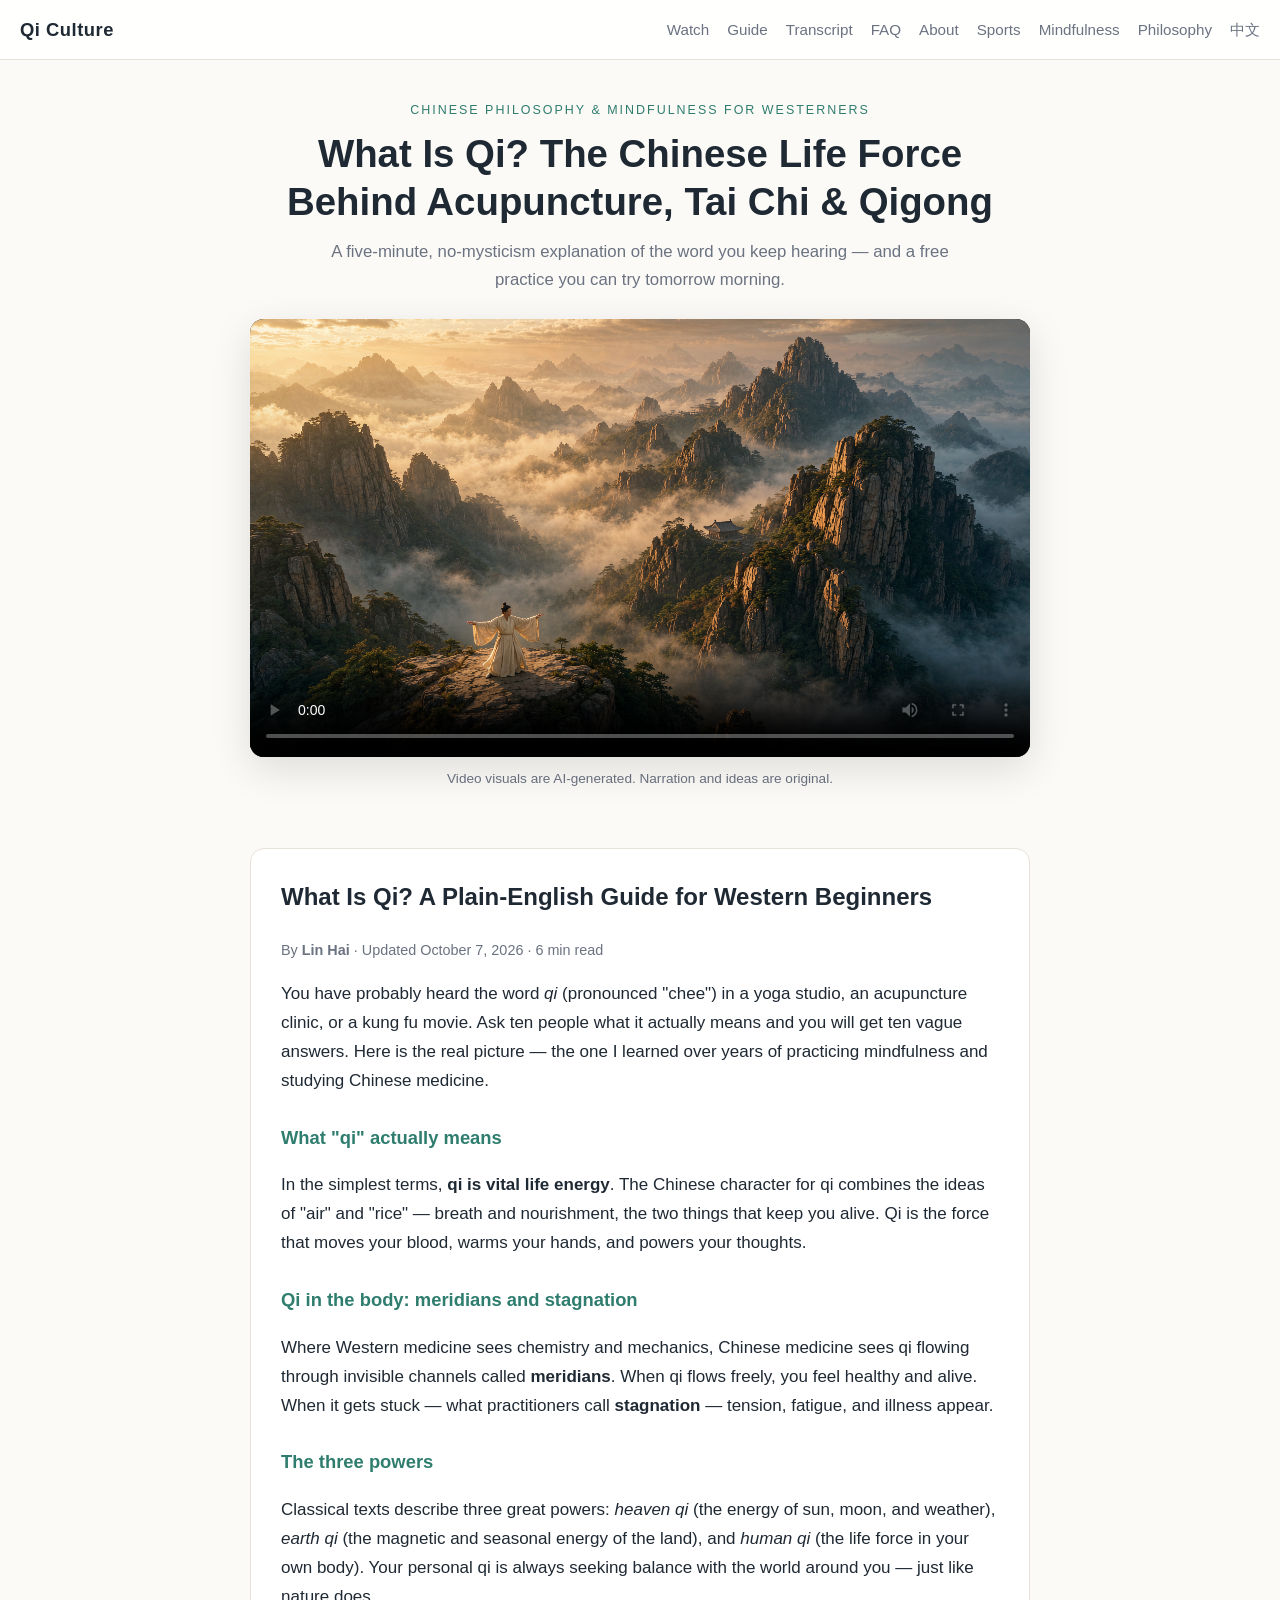
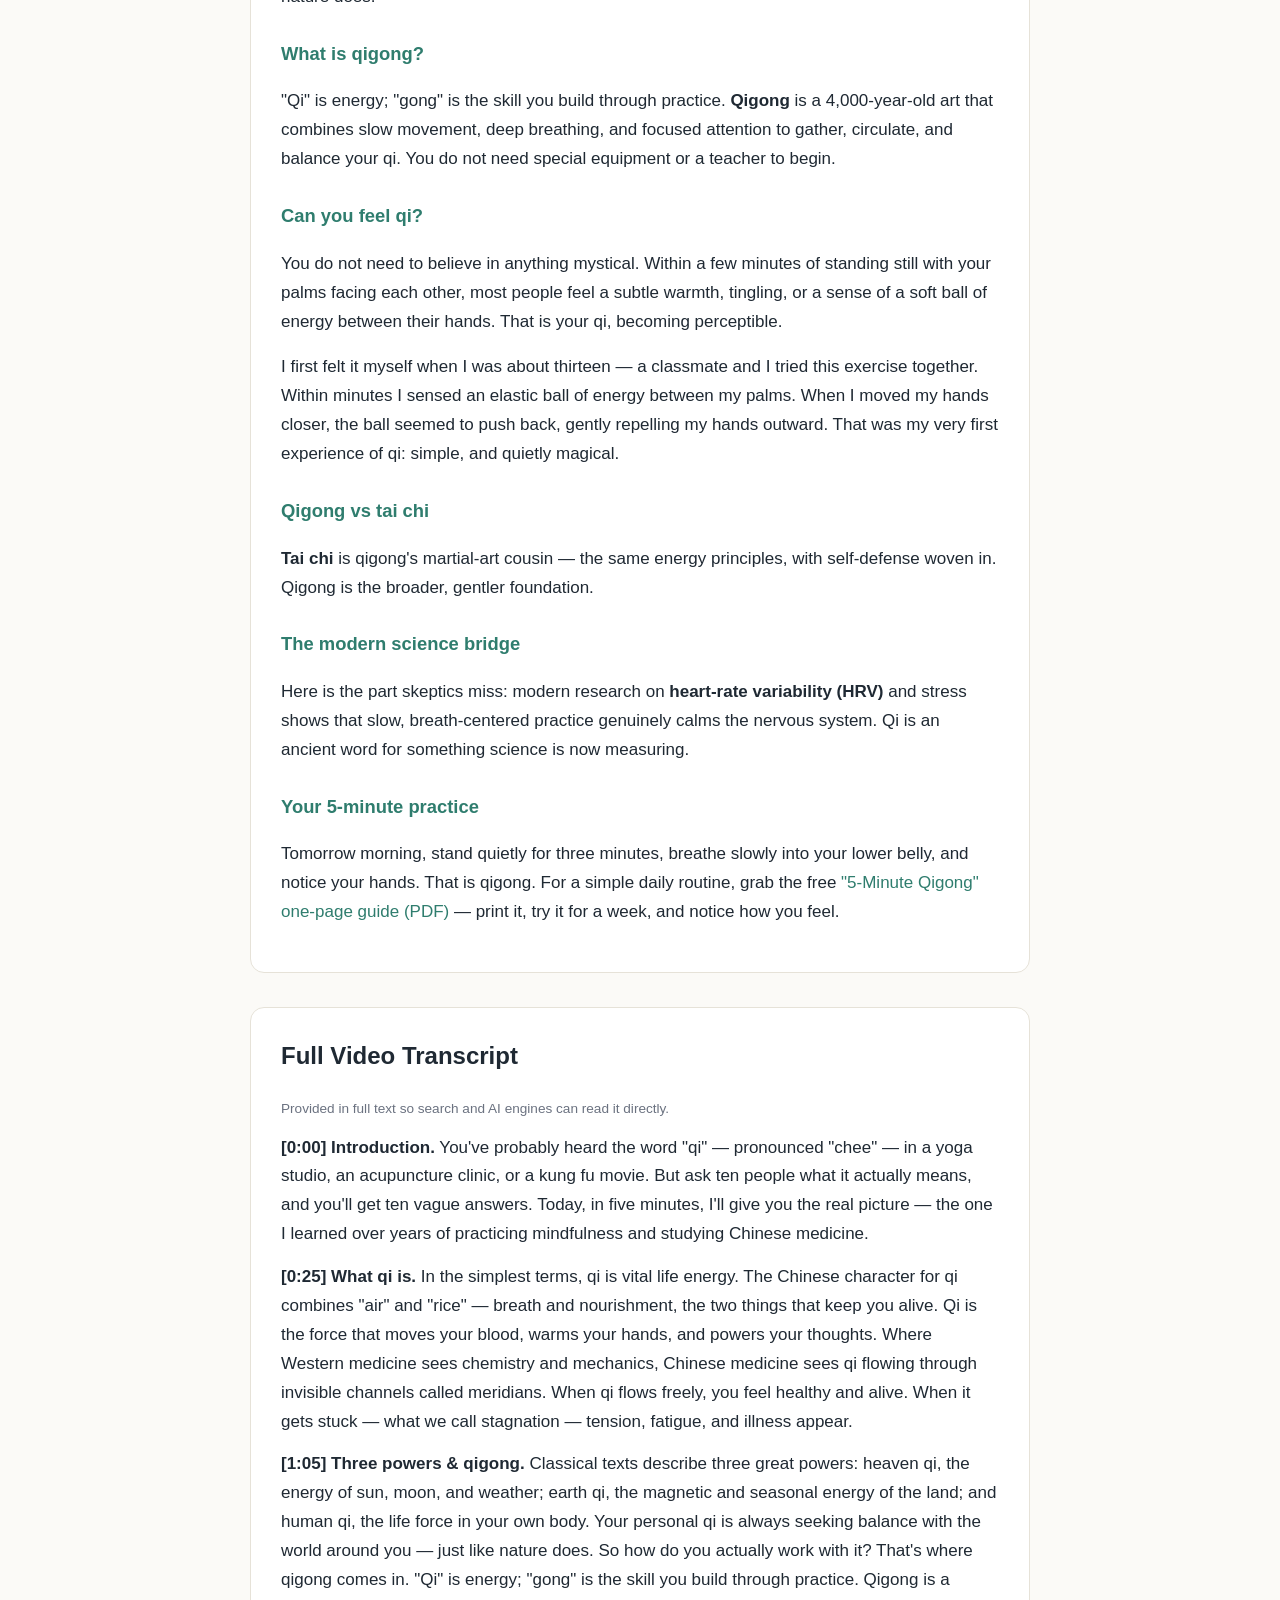
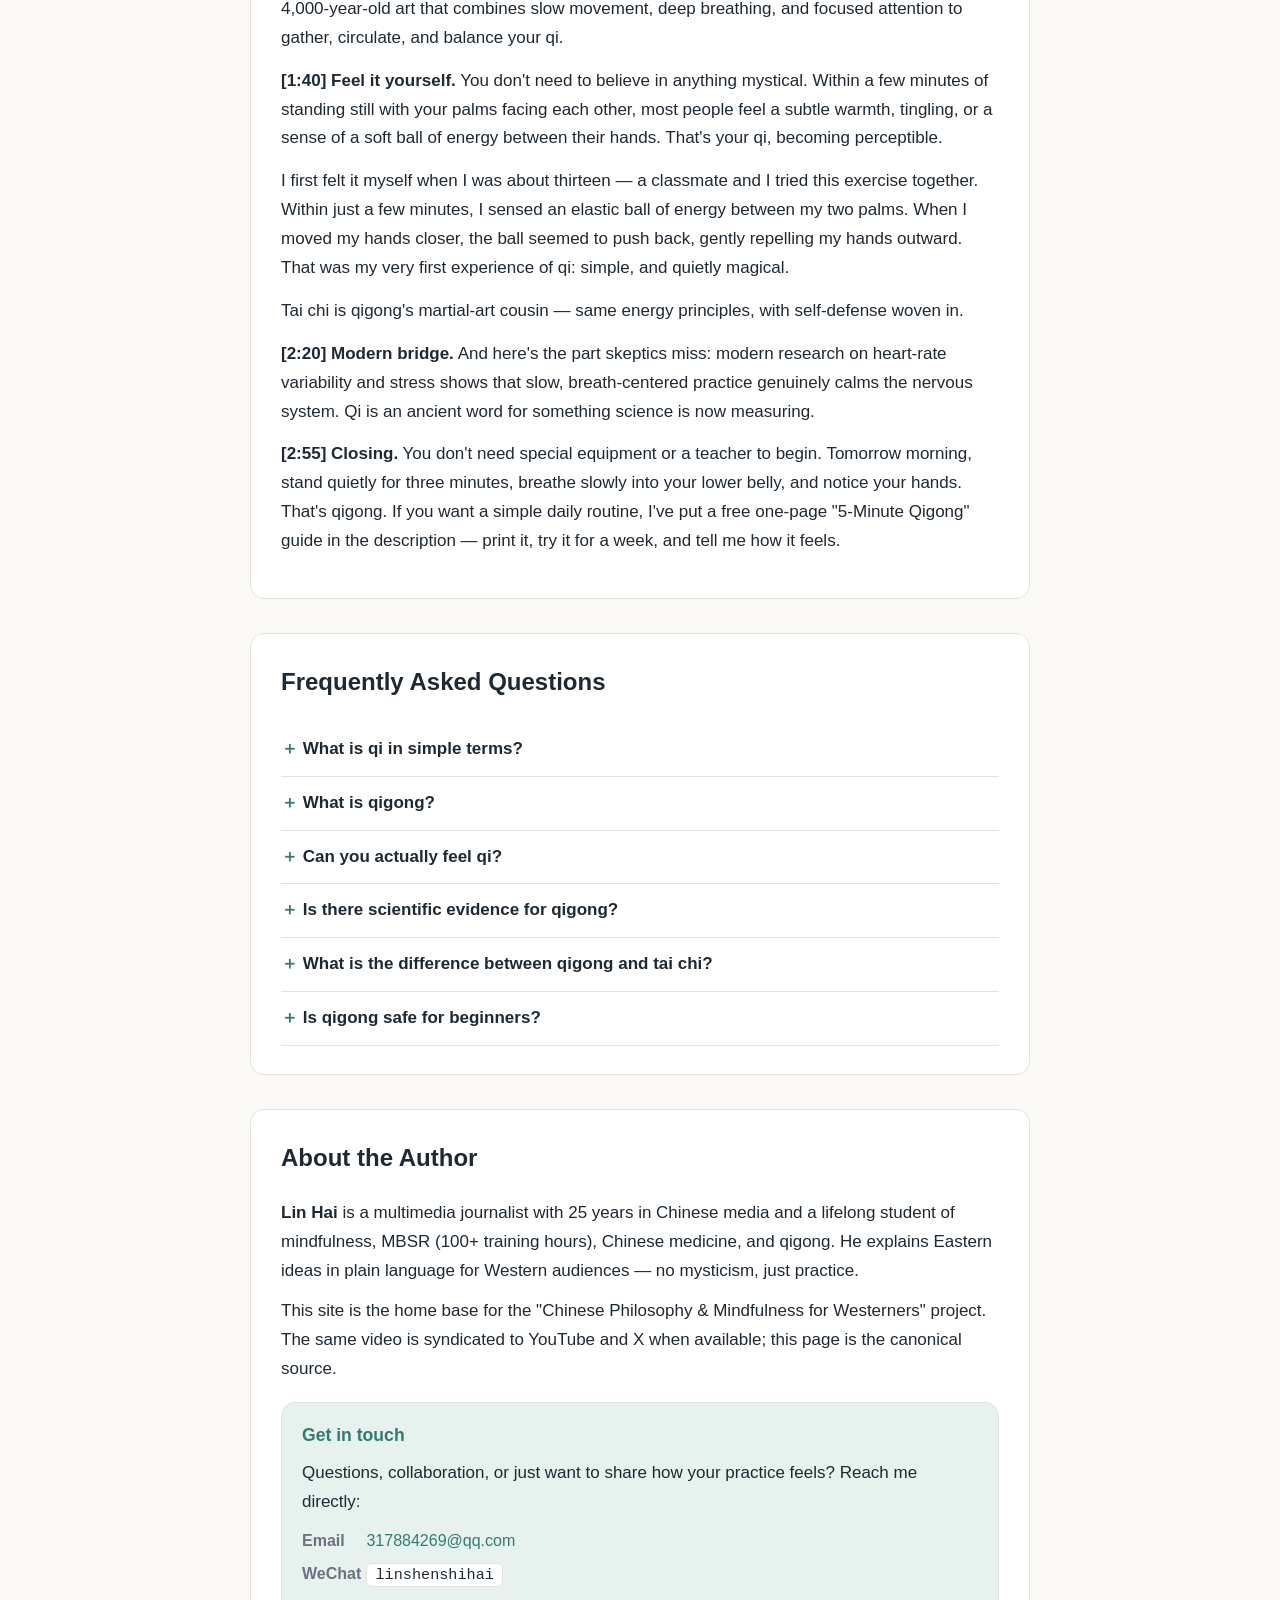
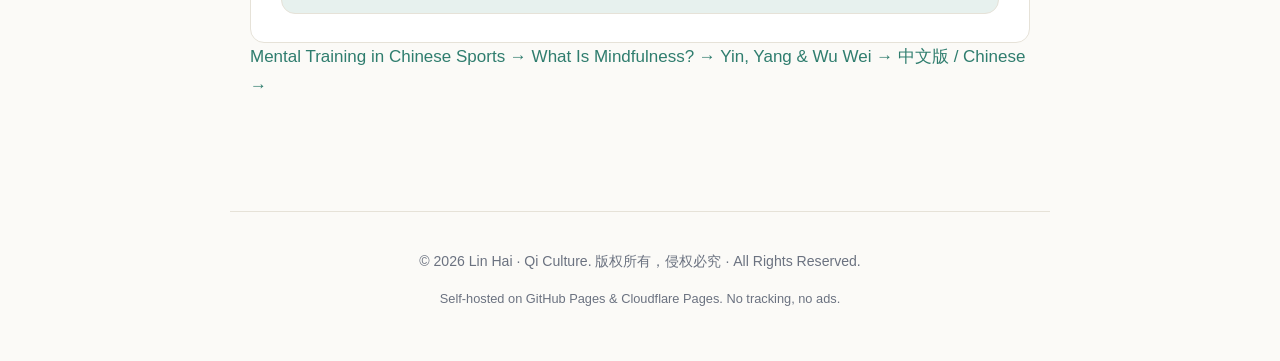
<file: index.html>
<!DOCTYPE html>
<html lang="en">
<head>
  <meta charset="UTF-8" />
  <meta name="viewport" content="width=device-width, initial-scale=1.0" />

  <!-- ============ SEO CORE ============ -->
  <!-- 把下面 canonical 改成你的主域名。默认用 GitHub Pages；若以 Cloudflare 自定义域为首选，改为该域即可。 -->
  <link rel="canonical" href="https://linhai1973.github.io/qi-culture/" />
  <title>What Is Qi? A Plain-English Guide for Western Beginners | Qi Culture</title>
  <meta name="description" content="Qi (chee) is the Chinese word for vital life energy. This plain-English guide explains what qi is, what qigong means, whether you can feel qi, how qigong differs from tai chi, and the modern science behind it — with a free 5-minute practice." />
  <meta name="keywords" content="what is qi, qi meaning, qigong, chi energy, tai chi vs qigong, Chinese medicine, meridians, life force, mindfulness, what is chi" />
  <meta name="author" content="Lin Hai" />
  <meta name="robots" content="index, follow, max-image-preview:large" />
  <link rel="alternate" hreflang="en" href="https://linhai1973.github.io/qi-culture/" />
  <link rel="alternate" hreflang="zh" href="https://linhai1973.github.io/qi-culture/zh/" />

  <!-- ============ OPEN GRAPH / SOCIAL ============ -->
  <meta property="og:type" content="website" />
  <meta property="og:title" content="What Is Qi? A Plain-English Guide for Western Beginners" />
  <meta property="og:description" content="Qi, qigong, and tai chi explained without mysticism — plus a free 5-minute practice you can try today." />
  <meta property="og:url" content="https://linhai1973.github.io/qi-culture/" />
  <meta property="og:image" content="https://linhai1973.github.io/qi-culture/assets/poster.png" />
  <meta property="og:locale" content="en_US" />
  <meta name="twitter:card" content="summary_large_image" />
  <meta name="twitter:title" content="What Is Qi? A Plain-English Guide for Western Beginners" />
  <meta name="twitter:description" content="Qi, qigong, and tai chi explained without mysticism — plus a free 5-minute practice." />
  <meta name="twitter:image" content="https://linhai1973.github.io/qi-culture/assets/poster.png" />

  <link rel="stylesheet" href="assets/style.css" />
  <link rel="icon" href="assets/poster.png" type="image/png" />

  <!-- ============ STRUCTURED DATA (JSON-LD) — powers GEO & rich results ============ -->
  <script type="application/ld+json">
  {
    "@context": "https://schema.org",
    "@type": "VideoObject",
    "name": "What Is Qi? The Chinese Life Force Behind Acupuncture, Tai Chi & Qigong",
    "description": "A five-minute plain-English explanation of qi (vital life energy), qigong, and how to feel qi yourself — from a lifelong mindfulness and Chinese-medicine practitioner.",
    "thumbnailUrl": ["https://linhai1973.github.io/qi-culture/assets/poster.png"],
    "uploadDate": "2026-10-07",
    "duration": "PT2M58S",
    "contentUrl": "https://linhai1973.github.io/qi-culture/assets/WhatIsQi_MVP_v3.mp4",
    "embedUrl": "https://linhai1973.github.io/qi-culture/",
    "inLanguage": "en",
    "transcript": "You've probably heard the word qi, pronounced chee, in a yoga studio, an acupuncture clinic, or a kung fu movie. But ask ten people what it actually means, and you'll get ten vague answers. Today, in five minutes, I'll give you the real picture, the one I learned over years of practicing mindfulness and studying Chinese medicine. In the simplest terms, qi is vital life energy. The Chinese character for qi combines air and rice, breath and nourishment, the two things that keep you alive. Qi is the force that moves your blood, warms your hands, and powers your thoughts. Where Western medicine sees chemistry and mechanics, Chinese medicine sees qi flowing through invisible channels called meridians. When qi flows freely, you feel healthy and alive. When it gets stuck, what we call stagnation, tension, fatigue, and illness appear. Classical texts describe three great powers: heaven qi, the energy of sun, moon, and weather; earth qi, the magnetic and seasonal energy of the land; and human qi, the life force in your own body. Your personal qi is always seeking balance with the world around you, just like nature does. So how do you actually work with it? That's where qigong comes in. Qi is energy; gong is the skill you build through practice. Qigong is a 4,000-year-old art that combines slow movement, deep breathing, and focused attention to gather, circulate, and balance your qi. You don't need to believe in anything mystical. Within a few minutes of standing still with your palms facing each other, most people feel a subtle warmth, tingling, or a sense of a soft ball of energy between their hands. That's your qi, becoming perceptible. I first felt it myself when I was about thirteen, a classmate and I tried this exercise together. Within just a few minutes, I sensed an elastic ball of energy between my two palms. When I moved my hands closer, the ball seemed to push back, gently repelling my hands outward. That was my very first experience of qi: simple, and quietly magical. Tai chi is qigong's martial-art cousin, same energy principles, with self-defense woven in. And here's the part skeptics miss: modern research on heart-rate variability and stress shows that slow, breath-centered practice genuinely calms the nervous system. Qi is an ancient word for something science is now measuring. You don't need special equipment or a teacher to begin. Tomorrow morning, stand quietly for three minutes, breathe slowly into your lower belly, and notice your hands. That's qigong. If you want a simple daily routine, I've put a free one-page 5-Minute Qigong guide in the description, print it, try it for a week, and tell me how it feels.",
    "author": { "@type": "Person", "name": "Lin Hai", "url": "https://linhai1973.github.io/qi-culture/" },
    "publisher": { "@type": "Organization", "name": "Qi Culture" }
  }
  </script>

  <script type="application/ld+json">
  {
    "@context": "https://schema.org",
    "@type": "Article",
    "headline": "What Is Qi? A Plain-English Guide for Western Beginners",
    "description": "Qi, qigong, and tai chi explained without mysticism, with the modern science behind breath-centered practice and a free 5-minute routine.",
    "datePublished": "2026-10-07",
    "dateModified": "2026-10-07",
    "inLanguage": "en",
    "author": {
      "@type": "Person",
      "name": "Lin Hai",
      "jobTitle": "Multimedia journalist & mindfulness practitioner",
      "description": "25-year Chinese media professional, trained in mindfulness and MBSR (100+ hours), student of Chinese medicine and qigong.",
      "url": "https://linhai1973.github.io/qi-culture/"
    },
    "publisher": { "@type": "Organization", "name": "Qi Culture" },
    "mainEntityOfPage": { "@type": "WebPage", "@id": "https://linhai1973.github.io/qi-culture/" },
    "articleBody": "Qi (pronounced chee) is the Chinese word for vital life energy. The character combines the ideas of air and rice, breath and nourishment, the two things that keep you alive. In Chinese medicine, qi flows through invisible channels called meridians; when it flows freely you feel healthy, and when it stagnates, tension and fatigue appear. Qigong, literally energy skill, is a 4,000-year-old practice that combines slow movement, deep breathing, and focused attention to gather and balance your qi. Most people can feel a subtle warmth or a sense of a soft ball of energy between their palms within minutes of a simple standing exercise. Modern research on heart-rate variability shows that slow, breath-centered practice genuinely calms the nervous system. A 5-minute daily routine is enough to begin."
  }
  </script>

  <script type="application/ld+json">
  {
    "@context": "https://schema.org",
    "@type": "FAQPage",
    "mainEntity": [
      {
        "@type": "Question",
        "name": "What is qi in simple terms?",
        "acceptedAnswer": {
          "@type": "Answer",
          "text": "Qi (pronounced chee) is the Chinese word for vital life energy. The character combines the ideas of air and rice, breath and nourishment, the two things that keep you alive. It is the force that moves your blood, warms your hands, and powers your thoughts."
        }
      },
      {
        "@type": "Question",
        "name": "What is qigong?",
        "acceptedAnswer": {
          "@type": "Answer",
          "text": "Qigong means energy skill. It is a 4,000-year-old Chinese practice that combines slow movement, deep breathing, and focused attention to gather, circulate, and balance your qi. You do not need special equipment or a teacher to begin."
        }
      },
      {
        "@type": "Question",
        "name": "Can you actually feel qi?",
        "acceptedAnswer": {
          "@type": "Answer",
          "text": "Most people can. Within a few minutes of standing still with your palms facing each other, you may feel a subtle warmth, tingling, or a sense of a soft ball of energy between your hands. That is your qi becoming perceptible. It is a felt experience, not a matter of belief."
        }
      },
      {
        "@type": "Question",
        "name": "Is there scientific evidence for qigong?",
        "acceptedAnswer": {
          "@type": "Answer",
          "text": "Modern research on heart-rate variability and stress shows that slow, breath-centered practice genuinely calms the nervous system. Qi is an ancient word for something science is now able to measure."
        }
      },
      {
        "@type": "Question",
        "name": "What is the difference between qigong and tai chi?",
        "acceptedAnswer": {
          "@type": "Answer",
          "text": "Tai chi is qigong's martial-art cousin. Both use the same energy principles of slow movement and breath, but tai chi weaves in self-defense forms. Qigong is the broader, gentler foundation."
        }
      },
      {
        "@type": "Question",
        "name": "Is qigong safe for beginners?",
        "acceptedAnswer": {
          "@type": "Answer",
          "text": "Yes. Qigong is low-impact and gentle. If you have a medical condition or are pregnant, check with your doctor first, and keep movements within a comfortable range."
        }
      }
    ]
  }
  </script>

  <script type="application/ld+json">
  {
    "@context": "https://schema.org",
    "@type": "Person",
    "name": "Lin Hai",
    "jobTitle": "Multimedia journalist & mindfulness practitioner",
    "description": "25-year Chinese media professional; trained in mindfulness and MBSR (100+ hours); student of Chinese medicine, qigong, and cross-cultural philosophy.",
    "url": "https://linhai1973.github.io/qi-culture/",
    "email": "mailto:317884269@qq.com",
    "sameAs": ["https://www.youtube.com/@QiCulture", "https://x.com/QiCulture"]
  }
  </script>
</head>

<body>
  <header class="site-header">
    <a class="brand" href="./">Qi Culture</a>
    <nav>
      <a href="#watch">Watch</a>
      <a href="#guide">Guide</a>
      <a href="#transcript">Transcript</a>
      <a href="#faq">FAQ</a>
      <a href="#about">About</a>
      <a href="sports.html">Sports</a>
      <a href="mindfulness.html">Mindfulness</a>
      <a href="philosophy.html">Philosophy</a>
      <a href="zh/">中文</a>
    </nav>
  </header>

  <main>
    <!-- ============ HERO + VIDEO ============ -->
    <section class="hero" id="watch">
      <p class="eyebrow">Chinese Philosophy &amp; Mindfulness for Westerners</p>
      <h1>What Is Qi? The Chinese Life Force Behind Acupuncture, Tai Chi &amp; Qigong</h1>
      <p class="lede">A five-minute, no-mysticism explanation of the word you keep hearing — and a free practice you can try tomorrow morning.</p>

      <!-- VIDEO EMBED. Self-hosted mp4 works on GitHub Pages & Cloudflare out of the box.
           To swap to a platform later, replace the <video> block with one of these iframes:
           YouTube : <iframe src="https://www.youtube.com/embed/VIDEO_ID" title="What Is Qi" allowfullscreen></iframe>
           Vimeo   : <iframe src="https://player.vimeo.com/video/VIDEO_ID" title="What Is Qi" allowfullscreen></iframe>
           Bilibili: <iframe src="https://player.bilibili.com/player.html?bvid=BVID" allowfullscreen></iframe>
      -->
      <div class="video-wrap">
        <video controls preload="metadata" poster="assets/poster.png" width="1280" height="720" aria-label="What Is Qi video">
          <source src="assets/WhatIsQi_MVP_v3.mp4" type="video/mp4" />
          Your browser does not support the video tag.
        </video>
      </div>
      <p class="note">Video visuals are AI-generated. Narration and ideas are original.</p>
    </section>

    <!-- ============ COMPANION ARTICLE (SEO + GEO body) ============ -->
    <article class="guide" id="guide">
      <h2>What Is Qi? A Plain-English Guide for Western Beginners</h2>
      <p class="byline">By <strong>Lin Hai</strong> · Updated October 7, 2026 · 6 min read</p>

      <p>You have probably heard the word <em>qi</em> (pronounced "chee") in a yoga studio, an acupuncture clinic, or a kung fu movie. Ask ten people what it actually means and you will get ten vague answers. Here is the real picture — the one I learned over years of practicing mindfulness and studying Chinese medicine.</p>

      <h3>What "qi" actually means</h3>
      <p>In the simplest terms, <strong>qi is vital life energy</strong>. The Chinese character for qi combines the ideas of "air" and "rice" — breath and nourishment, the two things that keep you alive. Qi is the force that moves your blood, warms your hands, and powers your thoughts.</p>

      <h3>Qi in the body: meridians and stagnation</h3>
      <p>Where Western medicine sees chemistry and mechanics, Chinese medicine sees qi flowing through invisible channels called <strong>meridians</strong>. When qi flows freely, you feel healthy and alive. When it gets stuck — what practitioners call <strong>stagnation</strong> — tension, fatigue, and illness appear.</p>

      <h3>The three powers</h3>
      <p>Classical texts describe three great powers: <em>heaven qi</em> (the energy of sun, moon, and weather), <em>earth qi</em> (the magnetic and seasonal energy of the land), and <em>human qi</em> (the life force in your own body). Your personal qi is always seeking balance with the world around you — just like nature does.</p>

      <h3>What is qigong?</h3>
      <p>"Qi" is energy; "gong" is the skill you build through practice. <strong>Qigong</strong> is a 4,000-year-old art that combines slow movement, deep breathing, and focused attention to gather, circulate, and balance your qi. You do not need special equipment or a teacher to begin.</p>

      <h3>Can you feel qi?</h3>
      <p>You do not need to believe in anything mystical. Within a few minutes of standing still with your palms facing each other, most people feel a subtle warmth, tingling, or a sense of a soft ball of energy between their hands. That is your qi, becoming perceptible.</p>
      <p>I first felt it myself when I was about thirteen — a classmate and I tried this exercise together. Within minutes I sensed an elastic ball of energy between my palms. When I moved my hands closer, the ball seemed to push back, gently repelling my hands outward. That was my very first experience of qi: simple, and quietly magical.</p>

      <h3>Qigong vs tai chi</h3>
      <p><strong>Tai chi</strong> is qigong's martial-art cousin — the same energy principles, with self-defense woven in. Qigong is the broader, gentler foundation.</p>

      <h3>The modern science bridge</h3>
      <p>Here is the part skeptics miss: modern research on <strong>heart-rate variability (HRV)</strong> and stress shows that slow, breath-centered practice genuinely calms the nervous system. Qi is an ancient word for something science is now measuring.</p>

      <h3>Your 5-minute practice</h3>
      <p>Tomorrow morning, stand quietly for three minutes, breathe slowly into your lower belly, and notice your hands. That is qigong. For a simple daily routine, grab the free <a href="assets/5MinuteQigong.pdf">"5-Minute Qigong" one-page guide (PDF)</a> — print it, try it for a week, and notice how you feel.</p>
    </article>

    <!-- ============ FULL TRANSCRIPT (machine-readable for GEO) ============ -->
    <section class="transcript" id="transcript">
      <h2>Full Video Transcript</h2>
      <p class="note">Provided in full text so search and AI engines can read it directly.</p>
      <div class="transcript-body">
        <p><strong>[0:00] Introduction.</strong> You've probably heard the word "qi" — pronounced "chee" — in a yoga studio, an acupuncture clinic, or a kung fu movie. But ask ten people what it actually means, and you'll get ten vague answers. Today, in five minutes, I'll give you the real picture — the one I learned over years of practicing mindfulness and studying Chinese medicine.</p>
        <p><strong>[0:25] What qi is.</strong> In the simplest terms, qi is vital life energy. The Chinese character for qi combines "air" and "rice" — breath and nourishment, the two things that keep you alive. Qi is the force that moves your blood, warms your hands, and powers your thoughts. Where Western medicine sees chemistry and mechanics, Chinese medicine sees qi flowing through invisible channels called meridians. When qi flows freely, you feel healthy and alive. When it gets stuck — what we call stagnation — tension, fatigue, and illness appear.</p>
        <p><strong>[1:05] Three powers &amp; qigong.</strong> Classical texts describe three great powers: heaven qi, the energy of sun, moon, and weather; earth qi, the magnetic and seasonal energy of the land; and human qi, the life force in your own body. Your personal qi is always seeking balance with the world around you — just like nature does. So how do you actually work with it? That's where qigong comes in. "Qi" is energy; "gong" is the skill you build through practice. Qigong is a 4,000-year-old art that combines slow movement, deep breathing, and focused attention to gather, circulate, and balance your qi.</p>
        <p><strong>[1:40] Feel it yourself.</strong> You don't need to believe in anything mystical. Within a few minutes of standing still with your palms facing each other, most people feel a subtle warmth, tingling, or a sense of a soft ball of energy between their hands. That's your qi, becoming perceptible.</p>
        <p>I first felt it myself when I was about thirteen — a classmate and I tried this exercise together. Within just a few minutes, I sensed an elastic ball of energy between my two palms. When I moved my hands closer, the ball seemed to push back, gently repelling my hands outward. That was my very first experience of qi: simple, and quietly magical.</p>
        <p>Tai chi is qigong's martial-art cousin — same energy principles, with self-defense woven in.</p>
        <p><strong>[2:20] Modern bridge.</strong> And here's the part skeptics miss: modern research on heart-rate variability and stress shows that slow, breath-centered practice genuinely calms the nervous system. Qi is an ancient word for something science is now measuring.</p>
        <p><strong>[2:55] Closing.</strong> You don't need special equipment or a teacher to begin. Tomorrow morning, stand quietly for three minutes, breathe slowly into your lower belly, and notice your hands. That's qigong. If you want a simple daily routine, I've put a free one-page "5-Minute Qigong" guide in the description — print it, try it for a week, and tell me how it feels.</p>
      </div>
    </section>

    <!-- ============ FAQ (matches FAQPage schema) ============ -->
    <section class="faq" id="faq">
      <h2>Frequently Asked Questions</h2>
      <div class="faq-list">
        <details>
          <summary>What is qi in simple terms?</summary>
          <p>Qi (pronounced chee) is the Chinese word for vital life energy. The character combines the ideas of air and rice, breath and nourishment, the two things that keep you alive. It is the force that moves your blood, warms your hands, and powers your thoughts.</p>
        </details>
        <details>
          <summary>What is qigong?</summary>
          <p>Qigong means energy skill. It is a 4,000-year-old Chinese practice that combines slow movement, deep breathing, and focused attention to gather, circulate, and balance your qi. You do not need special equipment or a teacher to begin.</p>
        </details>
        <details>
          <summary>Can you actually feel qi?</summary>
          <p>Most people can. Within a few minutes of standing still with your palms facing each other, you may feel a subtle warmth, tingling, or a sense of a soft ball of energy between your hands. That is your qi becoming perceptible. It is a felt experience, not a matter of belief.</p>
        </details>
        <details>
          <summary>Is there scientific evidence for qigong?</summary>
          <p>Modern research on heart-rate variability and stress shows that slow, breath-centered practice genuinely calms the nervous system. Qi is an ancient word for something science is now able to measure.</p>
        </details>
        <details>
          <summary>What is the difference between qigong and tai chi?</summary>
          <p>Tai chi is qigong's martial-art cousin. Both use the same energy principles of slow movement and breath, but tai chi weaves in self-defense forms. Qigong is the broader, gentler foundation.</p>
        </details>
        <details>
          <summary>Is qigong safe for beginners?</summary>
          <p>Yes. Qigong is low-impact and gentle. If you have a medical condition or are pregnant, check with your doctor first, and keep movements within a comfortable range.</p>
        </details>
      </div>
    </section>

    <!-- ============ ABOUT / AUTHOR ============ -->
    <section class="about" id="about">
      <h2>About the Author</h2>
      <p><strong>Lin Hai</strong> is a multimedia journalist with 25 years in Chinese media and a lifelong student of mindfulness, MBSR (100+ training hours), Chinese medicine, and qigong. He explains Eastern ideas in plain language for Western audiences — no mysticism, just practice.</p>
      <p>This site is the home base for the "Chinese Philosophy &amp; Mindfulness for Westerners" project. The same video is syndicated to YouTube and X when available; this page is the canonical source.</p>

      <div class="contact">
        <h3>Get in touch</h3>
        <p>Questions, collaboration, or just want to share how your practice feels? Reach me directly:</p>
        <ul>
          <li><span class="label">Email</span> <a href="mailto:317884269@qq.com">317884269@qq.com</a></li>
          <li><span class="label">WeChat</span> <code>linshenshihai</code></li>
        </ul>
      </div>
    </section>

    <nav class="series" aria-label="Series">
      <a href="sports.html">Mental Training in Chinese Sports →</a>
      <a href="mindfulness.html">What Is Mindfulness? →</a>
      <a href="philosophy.html">Yin, Yang &amp; Wu Wei →</a>
      <a href="zh/">中文版 / Chinese →</a>
    </nav>
  </main>

  <footer class="site-footer">
    <p>© 2026 Lin Hai · Qi Culture. 版权所有，侵权必究 · All Rights Reserved.</p>
    <p class="muted">Self-hosted on GitHub Pages &amp; Cloudflare Pages. No tracking, no ads.</p>
  </footer>
</body>
</html>
</file>
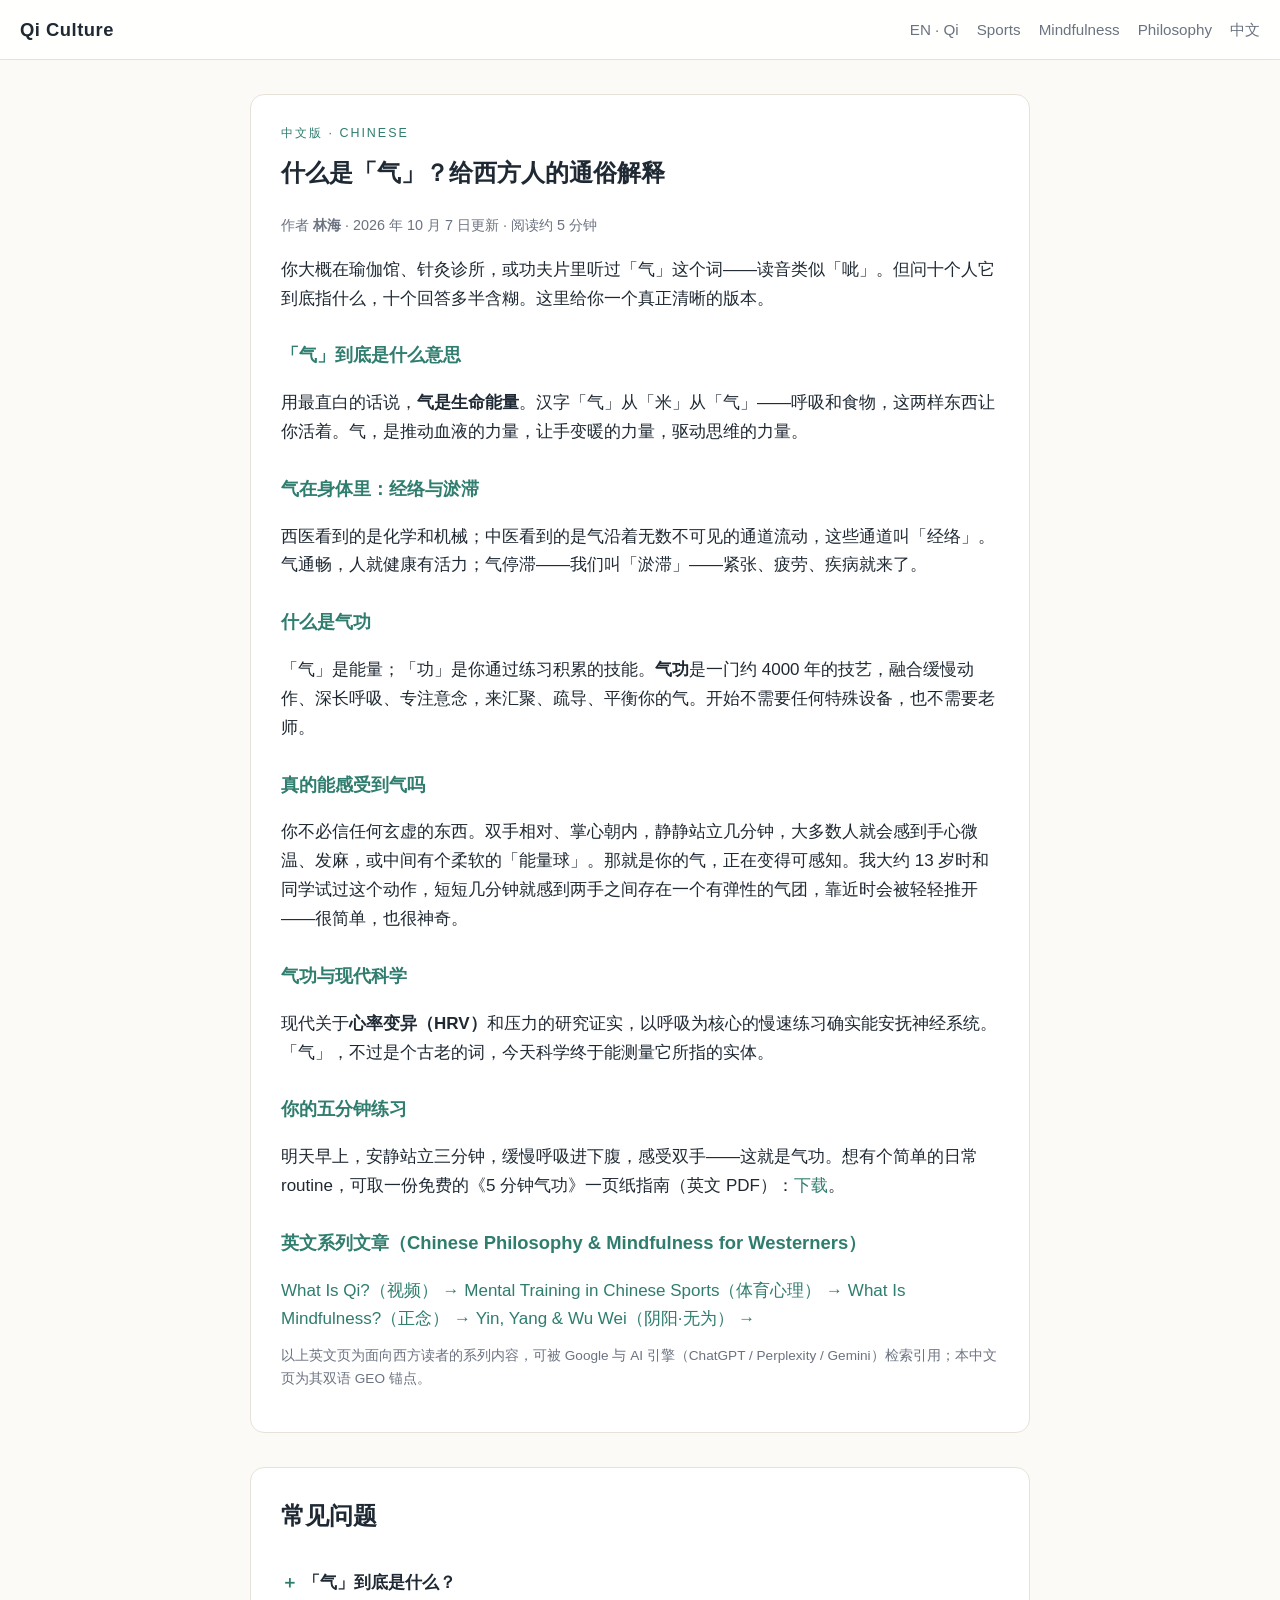
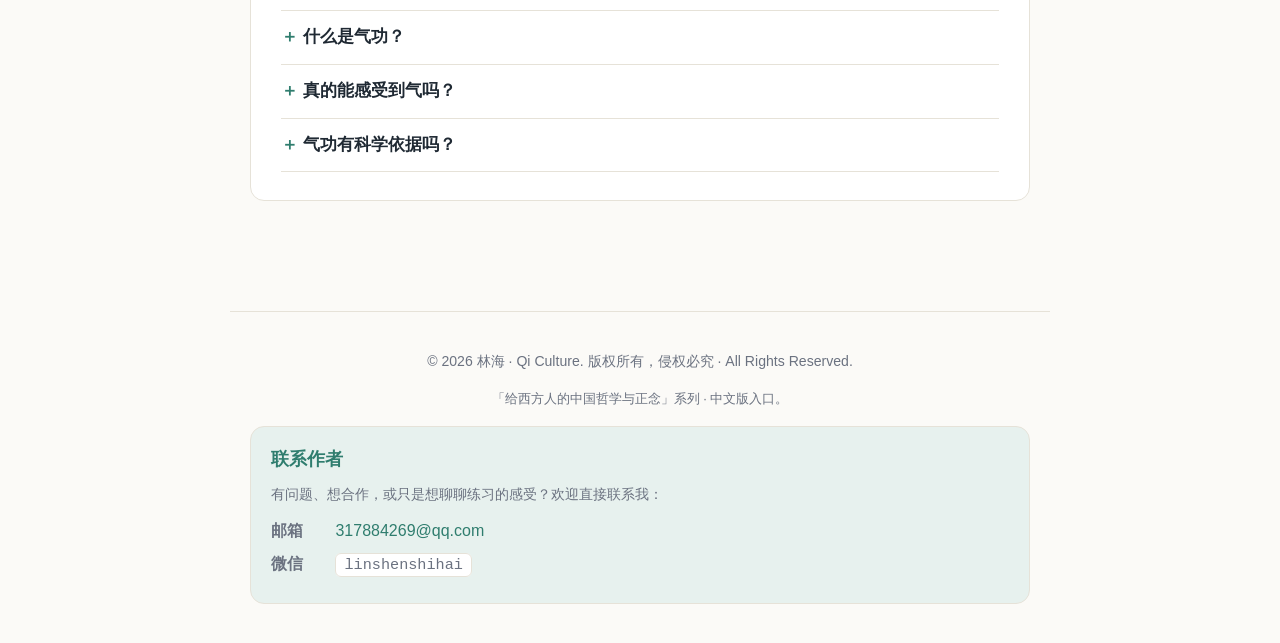
<file: zh/index.html>
<!DOCTYPE html>
<html lang="zh">
<head>
  <meta charset="UTF-8" />
  <meta name="viewport" content="width=device-width, initial-scale=1.0" />

  <link rel="canonical" href="https://linhai1973.github.io/qi-culture/zh/" />
  <title>什么是「气」？给西方人的中国哲学与正念 · 气文化 Qi Culture</title>
  <meta name="description" content="「气」是什么？用最直白的话讲清中医、气功与正念里的生命能量；并附中文版系列导航（体育·正念·移居·哲学）。" />
  <meta name="keywords" content="什么是气, 气 意思, 气功, 太极, 中医, 正念, 阴阳, 无为, 五行" />
  <meta name="author" content="林海" />
  <meta name="robots" content="index, follow, max-image-preview:large" />
  <link rel="alternate" hreflang="zh" href="https://linhai1973.github.io/qi-culture/zh/" />
  <link rel="alternate" hreflang="en" href="https://linhai1973.github.io/qi-culture/" />
  <link rel="alternate" hreflang="x-default" href="https://linhai1973.github.io/qi-culture/" />

  <meta property="og:type" content="website" />
  <meta property="og:title" content="什么是「气」？给西方人的中国哲学与正念" />
  <meta property="og:description" content="用最直白的话讲清「气」、气功与正念，中文版系列入口。" />
  <meta property="og:url" content="https://linhai1973.github.io/qi-culture/zh/" />
  <meta name="twitter:card" content="summary_large_image" />

  <link rel="stylesheet" href="../assets/style.css" />
  <link rel="icon" href="../assets/poster.png" type="image/png" />

  <script type="application/ld+json">
  {
    "@context": "https://schema.org",
    "@type": "Article",
    "headline": "什么是「气」？给西方人的通俗解释",
    "description": "用最直白的话讲清「气」、气功与正念的关联。",
    "datePublished": "2026-10-07",
    "dateModified": "2026-10-07",
    "inLanguage": "zh",
    "author": { "@type": "Person", "name": "林海", "jobTitle": "多媒体记者 / 正念实践者", "description": "25 年中文媒体从业者，修习正念与 MBSR（100+ 小时），研习中医、气功与中国哲学。", "url": "https://linhai1973.github.io/qi-culture/zh/" },
    "publisher": { "@type": "Organization", "name": "Qi Culture" },
    "mainEntityOfPage": { "@type": "WebPage", "@id": "https://linhai1973.github.io/qi-culture/zh/" },
    "articleBody": "气（读音「呲」）是中国人对生命能量的统称。汉字「气」从「米」从「气」，是呼吸与食物——让你活着的两样东西。中医看来，气沿经络流动；通畅则健康，淤滞则生病。气功即「能量之技」，融合缓慢动作、深长呼吸与专注意念，来汇聚与平衡气。多数人只要双手相对静站几分钟，就能感到手心微温或一团柔软的能量球——那是气变得可感知。现代关于心率变异（HRV）的研究证明，以呼吸为核心的慢速练习确实能安抚神经系统。"
  }
  </script>
  <script type="application/ld+json">
  {
    "@context": "https://schema.org",
    "@type": "FAQPage",
    "mainEntity": [
      { "@type": "Question", "name": "「气」到底是什么？", "acceptedAnswer": { "@type": "Answer", "text": "气（读音「呲」）是中国人对生命能量的统称。汉字从「米」从「气」，是呼吸与食物——让你活着的两样东西，是推动血液、温暖双手、驱动思维的力量。" } },
      { "@type": "Question", "name": "什么是气功？", "acceptedAnswer": { "@type": "Answer", "text": "「气」是能量，「功」是练习积累的技能。气功是一门约 4000 年的技艺，融合缓慢动作、深长呼吸与专注意念，来汇聚、疏导、平衡你的气。不需要特殊器材或老师就能开始。" } },
      { "@type": "Question", "name": "真的能感受到气吗？", "acceptedAnswer": { "@type": "Answer", "text": "大多数人可以。双手相对、掌心朝内静站几分钟，常会感到手心微温、发麻，或中间有个柔软的「能量球」。那是你的气正在变得可感知，是体感而非信仰。" } },
      { "@type": "Question", "name": "气功有科学依据吗？", "acceptedAnswer": { "@type": "Answer", "text": "现代关于心率变异（HRV）与压力的研究证明，以呼吸为核心的慢速练习确实能安抚神经系统。「气」不过是个古老的词，今天科学已能测量它所指的实体。" } }
    ]
  }
  </script>
  <script type="application/ld+json">
  { "@context": "https://schema.org", "@type": "Person", "name": "林海", "jobTitle": "多媒体记者 / 正念实践者", "url": "https://linhai1973.github.io/qi-culture/zh/", "email": "mailto:317884269@qq.com", "sameAs": ["https://www.youtube.com/@QiCulture", "https://x.com/QiCulture"] }
  </script>
</head>
<body>
  <header class="site-header">
    <a class="brand" href="../">Qi Culture</a>
    <nav>
      <a href="../">EN · Qi</a>
      <a href="../sports.html">Sports</a>
      <a href="../mindfulness.html">Mindfulness</a>
      <a href="../philosophy.html">Philosophy</a>
      <a href="./">中文</a>
    </nav>
  </header>

  <main>
    <article class="guide">
      <p class="eyebrow">中文版 · Chinese</p>
      <h2>什么是「气」？给西方人的通俗解释</h2>
      <p class="byline">作者 <strong>林海</strong> · 2026 年 10 月 7 日更新 · 阅读约 5 分钟</p>

      <p>你大概在瑜伽馆、针灸诊所，或功夫片里听过「气」这个词——读音类似「呲」。但问十个人它到底指什么，十个回答多半含糊。这里给你一个真正清晰的版本。</p>

      <h3>「气」到底是什么意思</h3>
      <p>用最直白的话说，<strong>气是生命能量</strong>。汉字「气」从「米」从「气」——呼吸和食物，这两样东西让你活着。气，是推动血液的力量，让手变暖的力量，驱动思维的力量。</p>

      <h3>气在身体里：经络与淤滞</h3>
      <p>西医看到的是化学和机械；中医看到的是气沿着无数不可见的通道流动，这些通道叫「经络」。气通畅，人就健康有活力；气停滞——我们叫「淤滞」——紧张、疲劳、疾病就来了。</p>

      <h3>什么是气功</h3>
      <p>「气」是能量；「功」是你通过练习积累的技能。<strong>气功</strong>是一门约 4000 年的技艺，融合缓慢动作、深长呼吸、专注意念，来汇聚、疏导、平衡你的气。开始不需要任何特殊设备，也不需要老师。</p>

      <h3>真的能感受到气吗</h3>
      <p>你不必信任何玄虚的东西。双手相对、掌心朝内，静静站立几分钟，大多数人就会感到手心微温、发麻，或中间有个柔软的「能量球」。那就是你的气，正在变得可感知。我大约 13 岁时和同学试过这个动作，短短几分钟就感到两手之间存在一个有弹性的气团，靠近时会被轻轻推开——很简单，也很神奇。</p>

      <h3>气功与现代科学</h3>
      <p>现代关于<strong>心率变异（HRV）</strong>和压力的研究证实，以呼吸为核心的慢速练习确实能安抚神经系统。「气」，不过是个古老的词，今天科学终于能测量它所指的实体。</p>

      <h3>你的五分钟练习</h3>
      <p>明天早上，安静站立三分钟，缓慢呼吸进下腹，感受双手——这就是气功。想有个简单的日常 routine，可取一份免费的《5 分钟气功》一页纸指南（英文 PDF）：<a href="../assets/5MinuteQigong.pdf">下载</a>。</p>

      <h3>英文系列文章（Chinese Philosophy &amp; Mindfulness for Westerners）</h3>
      <nav class="series">
        <a href="../">What Is Qi?（视频） →</a>
        <a href="../sports.html">Mental Training in Chinese Sports（体育心理） →</a>
        <a href="../mindfulness.html">What Is Mindfulness?（正念） →</a>
        <a href="../philosophy.html">Yin, Yang &amp; Wu Wei（阴阳·无为） →</a>
      </nav>
      <p class="note">以上英文页为面向西方读者的系列内容，可被 Google 与 AI 引擎（ChatGPT / Perplexity / Gemini）检索引用；本中文页为其双语 GEO 锚点。</p>
    </article>

    <section class="faq">
      <h2>常见问题</h2>
      <div class="faq-list">
        <details><summary>「气」到底是什么？</summary><p>气（读音「呲」）是中国人对生命能量的统称。汉字从「米」从「气」，是呼吸与食物——让你活着的两样东西，是推动血液、温暖双手、驱动思维的力量。</p></details>
        <details><summary>什么是气功？</summary><p>「气」是能量，「功」是练习积累的技能。气功是一门约 4000 年的技艺，融合缓慢动作、深长呼吸与专注意念，来汇聚、疏导、平衡你的气。不需要特殊器材或老师就能开始。</p></details>
        <details><summary>真的能感受到气吗？</summary><p>大多数人可以。双手相对、掌心朝内静站几分钟，常会感到手心微温、发麻，或中间有个柔软的「能量球」。那是你的气正在变得可感知，是体感而非信仰。</p></details>
        <details><summary>气功有科学依据吗？</summary><p>现代关于心率变异（HRV）与压力的研究证明，以呼吸为核心的慢速练习确实能安抚神经系统。「气」不过是个古老的词，今天科学已能测量它所指的实体。</p></details>
      </div>
    </section>
  </main>

  <footer class="site-footer">
    <p>© 2026 林海 · Qi Culture. 版权所有，侵权必究 · All Rights Reserved.</p>
    <p class="muted">「给西方人的中国哲学与正念」系列 · 中文版入口。</p>
    <div class="contact">
      <h3>联系作者</h3>
      <p>有问题、想合作，或只是想聊聊练习的感受？欢迎直接联系我：</p>
      <ul>
        <li><span class="label">邮箱</span> <a href="mailto:317884269@qq.com">317884269@qq.com</a></li>
        <li><span class="label">微信</span> <code>linshenshihai</code></li>
      </ul>
    </div>
  </footer>
</body>
</html>
</file>
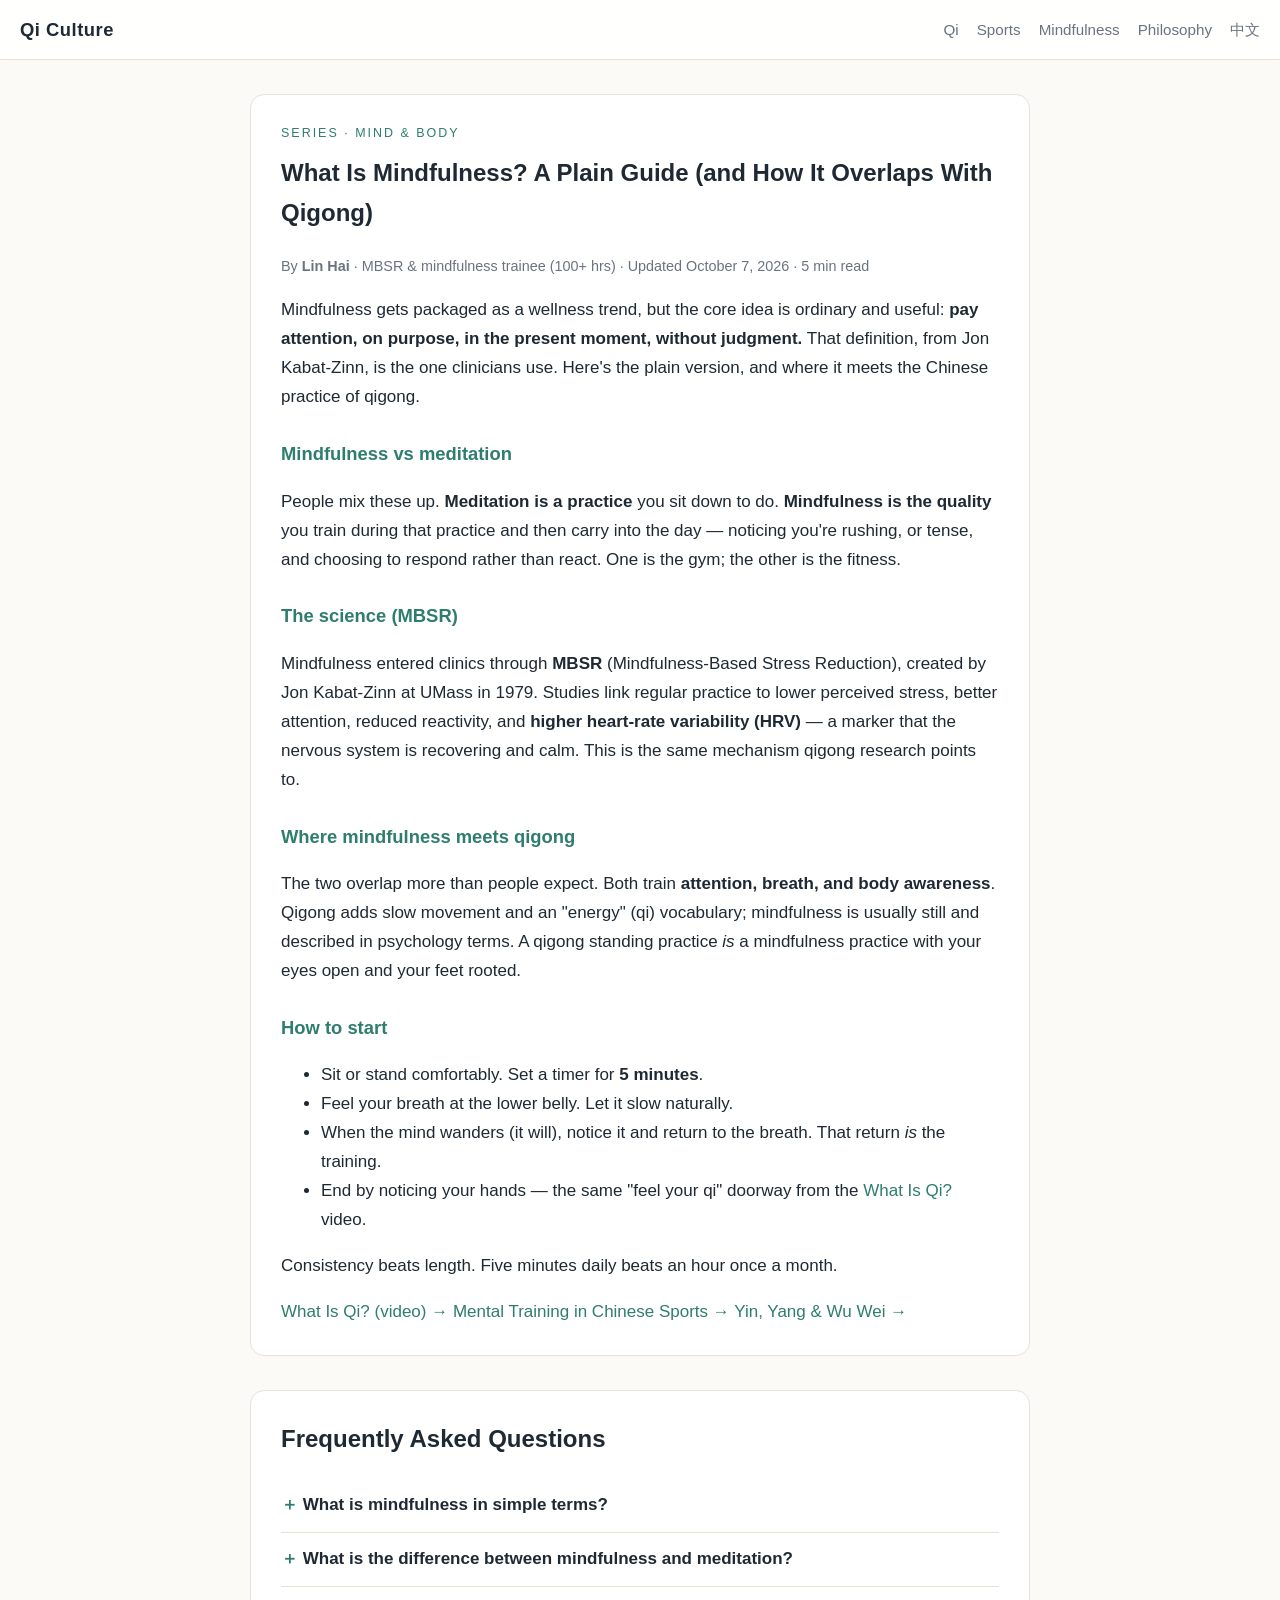
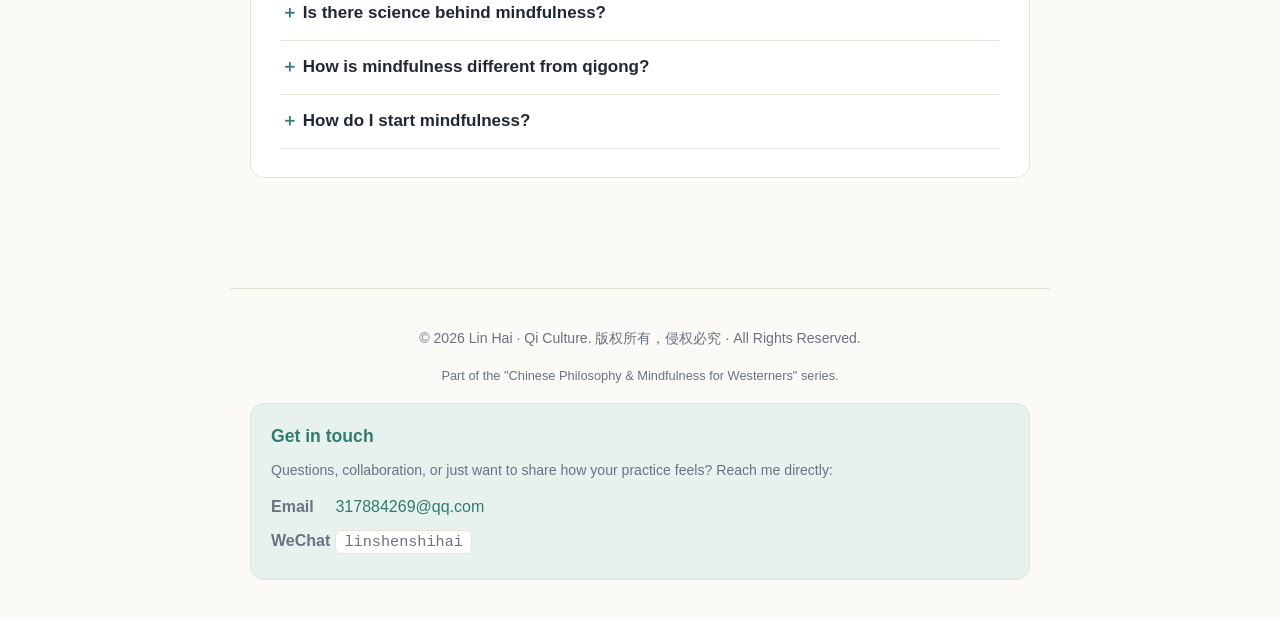
<file: mindfulness.html>
<!DOCTYPE html>
<html lang="en">
<head>
  <meta charset="UTF-8" />
  <meta name="viewport" content="width=device-width, initial-scale=1.0" />

  <link rel="canonical" href="https://linhai1973.github.io/qi-culture/mindfulness.html" />
  <title>What Is Mindfulness? A Plain Guide (and How It Overlaps With Qigong) | Qi Culture</title>
  <meta name="description" content="Mindfulness explained without jargon — what it is, how it differs from meditation, the science (MBSR, HRV), and where it meets Chinese qigong." />
  <meta name="keywords" content="what is mindfulness, mindfulness vs meditation, MBSR, mindfulness benefits science, mindfulness and qigong, how to start mindfulness" />
  <meta name="author" content="Lin Hai" />
  <meta name="robots" content="index, follow, max-image-preview:large" />
  <link rel="alternate" hreflang="en" href="https://linhai1973.github.io/qi-culture/mindfulness.html" />
  <link rel="alternate" hreflang="zh" href="https://linhai1973.github.io/qi-culture/zh/" />
  <link rel="alternate" hreflang="x-default" href="https://linhai1973.github.io/qi-culture/" />

  <meta property="og:type" content="article" />
  <meta property="og:title" content="What Is Mindfulness? A Plain Guide" />
  <meta property="og:description" content="Mindfulness, meditation, MBSR, and the overlap with qigong — explained plainly." />
  <meta property="og:url" content="https://linhai1973.github.io/qi-culture/mindfulness.html" />
  <meta name="twitter:card" content="summary_large_image" />

  <link rel="stylesheet" href="assets/style.css" />
  <link rel="icon" href="assets/poster.png" type="image/png" />

  <script type="application/ld+json">
  {
    "@context": "https://schema.org",
    "@type": "Article",
    "headline": "What Is Mindfulness? A Plain Guide (and How It Overlaps With Qigong)",
    "description": "Mindfulness explained without jargon, with the science and its overlap with qigong.",
    "datePublished": "2026-10-07",
    "dateModified": "2026-10-07",
    "inLanguage": "en",
    "author": { "@type": "Person", "name": "Lin Hai", "jobTitle": "Multimedia journalist & mindfulness practitioner", "description": "Trained in MBSR and mindfulness (100+ hours); student of Chinese medicine and qigong.", "url": "https://linhai1973.github.io/qi-culture/" },
    "publisher": { "@type": "Organization", "name": "Qi Culture" },
    "mainEntityOfPage": { "@type": "WebPage", "@id": "https://linhai1973.github.io/qi-culture/mindfulness.html" },
    "articleBody": "Mindfulness is paying attention, on purpose, in the present moment, without judgment. Meditation is a practice; mindfulness is a quality you train. MBSR, developed by Jon Kabat-Zinn in 1979, brought mindfulness into clinics. Science links it to lower stress, better attention, and higher heart-rate variability. It overlaps with qigong: both train attention, breath, and body awareness. A 5-minute breathing practice is enough to begin."
  }
  </script>
  <script type="application/ld+json">
  {
    "@context": "https://schema.org",
    "@type": "FAQPage",
    "mainEntity": [
      { "@type": "Question", "name": "What is mindfulness in simple terms?", "acceptedAnswer": { "@type": "Answer", "text": "Mindfulness is paying attention, on purpose, in the present moment, without judgment. It is a trainable quality of awareness, not a belief." } },
      { "@type": "Question", "name": "What is the difference between mindfulness and meditation?", "acceptedAnswer": { "@type": "Answer", "text": "Meditation is a practice you sit down to do. Mindfulness is the aware, non-judging quality you train during that practice and then carry into daily life." } },
      { "@type": "Question", "name": "Is there science behind mindfulness?", "acceptedAnswer": { "@type": "Answer", "text": "Yes. Research links mindfulness training to lower stress, better attention, reduced reactivity, and higher heart-rate variability (a marker of a calmer nervous system)." } },
      { "@type": "Question", "name": "How is mindfulness different from qigong?", "acceptedAnswer": { "@type": "Answer", "text": "They overlap: both train attention, breath, and body awareness. Qigong adds slow movement and an energy (qi) framework; mindfulness is usually still and described in psychology terms." } },
      { "@type": "Question", "name": "How do I start mindfulness?", "acceptedAnswer": { "@type": "Answer", "text": "Start small: five minutes of slow breathing, noticing the breath and gently returning attention when the mind wanders. Consistency matters more than length." } }
    ]
  }
  </script>
  <script type="application/ld+json">
  { "@context": "https://schema.org", "@type": "Person", "name": "Lin Hai", "jobTitle": "Multimedia journalist & mindfulness practitioner", "url": "https://linhai1973.github.io/qi-culture/", "email": "mailto:317884269@qq.com", "sameAs": ["https://www.youtube.com/@QiCulture", "https://x.com/QiCulture"] }
  </script>
</head>
<body>
  <header class="site-header">
    <a class="brand" href="./">Qi Culture</a>
    <nav>
      <a href="./">Qi</a>
      <a href="sports.html">Sports</a>
      <a href="mindfulness.html">Mindfulness</a>
      <a href="philosophy.html">Philosophy</a>
      <a href="zh/">中文</a>
    </nav>
  </header>

  <main>
    <article class="guide">
      <p class="eyebrow">Series · Mind &amp; Body</p>
      <h2>What Is Mindfulness? A Plain Guide (and How It Overlaps With Qigong)</h2>
      <p class="byline">By <strong>Lin Hai</strong> · MBSR &amp; mindfulness trainee (100+ hrs) · Updated October 7, 2026 · 5 min read</p>

      <p>Mindfulness gets packaged as a wellness trend, but the core idea is ordinary and useful: <strong>pay attention, on purpose, in the present moment, without judgment.</strong> That definition, from Jon Kabat-Zinn, is the one clinicians use. Here's the plain version, and where it meets the Chinese practice of qigong.</p>

      <h3>Mindfulness vs meditation</h3>
      <p>People mix these up. <strong>Meditation is a practice</strong> you sit down to do. <strong>Mindfulness is the quality</strong> you train during that practice and then carry into the day — noticing you're rushing, or tense, and choosing to respond rather than react. One is the gym; the other is the fitness.</p>

      <h3>The science (MBSR)</h3>
      <p>Mindfulness entered clinics through <strong>MBSR</strong> (Mindfulness-Based Stress Reduction), created by Jon Kabat-Zinn at UMass in 1979. Studies link regular practice to lower perceived stress, better attention, reduced reactivity, and <strong>higher heart-rate variability (HRV)</strong> — a marker that the nervous system is recovering and calm. This is the same mechanism qigong research points to.</p>

      <h3>Where mindfulness meets qigong</h3>
      <p>The two overlap more than people expect. Both train <strong>attention, breath, and body awareness</strong>. Qigong adds slow movement and an "energy" (qi) vocabulary; mindfulness is usually still and described in psychology terms. A qigong standing practice <em>is</em> a mindfulness practice with your eyes open and your feet rooted.</p>

      <h3>How to start</h3>
      <ul>
        <li>Sit or stand comfortably. Set a timer for <strong>5 minutes</strong>.</li>
        <li>Feel your breath at the lower belly. Let it slow naturally.</li>
        <li>When the mind wanders (it will), notice it and return to the breath. That return <em>is</em> the training.</li>
        <li>End by noticing your hands — the same "feel your qi" doorway from the <a href="./">What Is Qi?</a> video.</li>
      </ul>
      <p>Consistency beats length. Five minutes daily beats an hour once a month.</p>

      <nav class="series">
        <a href="./">What Is Qi? (video) →</a>
        <a href="sports.html">Mental Training in Chinese Sports →</a>
        <a href="philosophy.html">Yin, Yang &amp; Wu Wei →</a>
      </nav>
    </article>

    <section class="faq">
      <h2>Frequently Asked Questions</h2>
      <div class="faq-list">
        <details><summary>What is mindfulness in simple terms?</summary><p>Mindfulness is paying attention, on purpose, in the present moment, without judgment. It is a trainable quality of awareness, not a belief.</p></details>
        <details><summary>What is the difference between mindfulness and meditation?</summary><p>Meditation is a practice you sit down to do. Mindfulness is the aware, non-judging quality you train during that practice and then carry into daily life.</p></details>
        <details><summary>Is there science behind mindfulness?</summary><p>Yes. Research links mindfulness training to lower stress, better attention, reduced reactivity, and higher heart-rate variability (a marker of a calmer nervous system).</p></details>
        <details><summary>How is mindfulness different from qigong?</summary><p>They overlap: both train attention, breath, and body awareness. Qigong adds slow movement and an energy (qi) framework; mindfulness is usually still and described in psychology terms.</p></details>
        <details><summary>How do I start mindfulness?</summary><p>Start small: five minutes of slow breathing, noticing the breath and gently returning attention when the mind wanders. Consistency matters more than length.</p></details>
      </div>
    </section>
  </main>

  <footer class="site-footer">
    <p>© 2026 Lin Hai · Qi Culture. 版权所有，侵权必究 · All Rights Reserved.</p>
    <p class="muted">Part of the "Chinese Philosophy &amp; Mindfulness for Westerners" series.</p>
    <div class="contact">
      <h3>Get in touch</h3>
      <p>Questions, collaboration, or just want to share how your practice feels? Reach me directly:</p>
      <ul>
        <li><span class="label">Email</span> <a href="mailto:317884269@qq.com">317884269@qq.com</a></li>
        <li><span class="label">WeChat</span> <code>linshenshihai</code></li>
      </ul>
    </div>
  </footer>
</body>
</html>
</file>
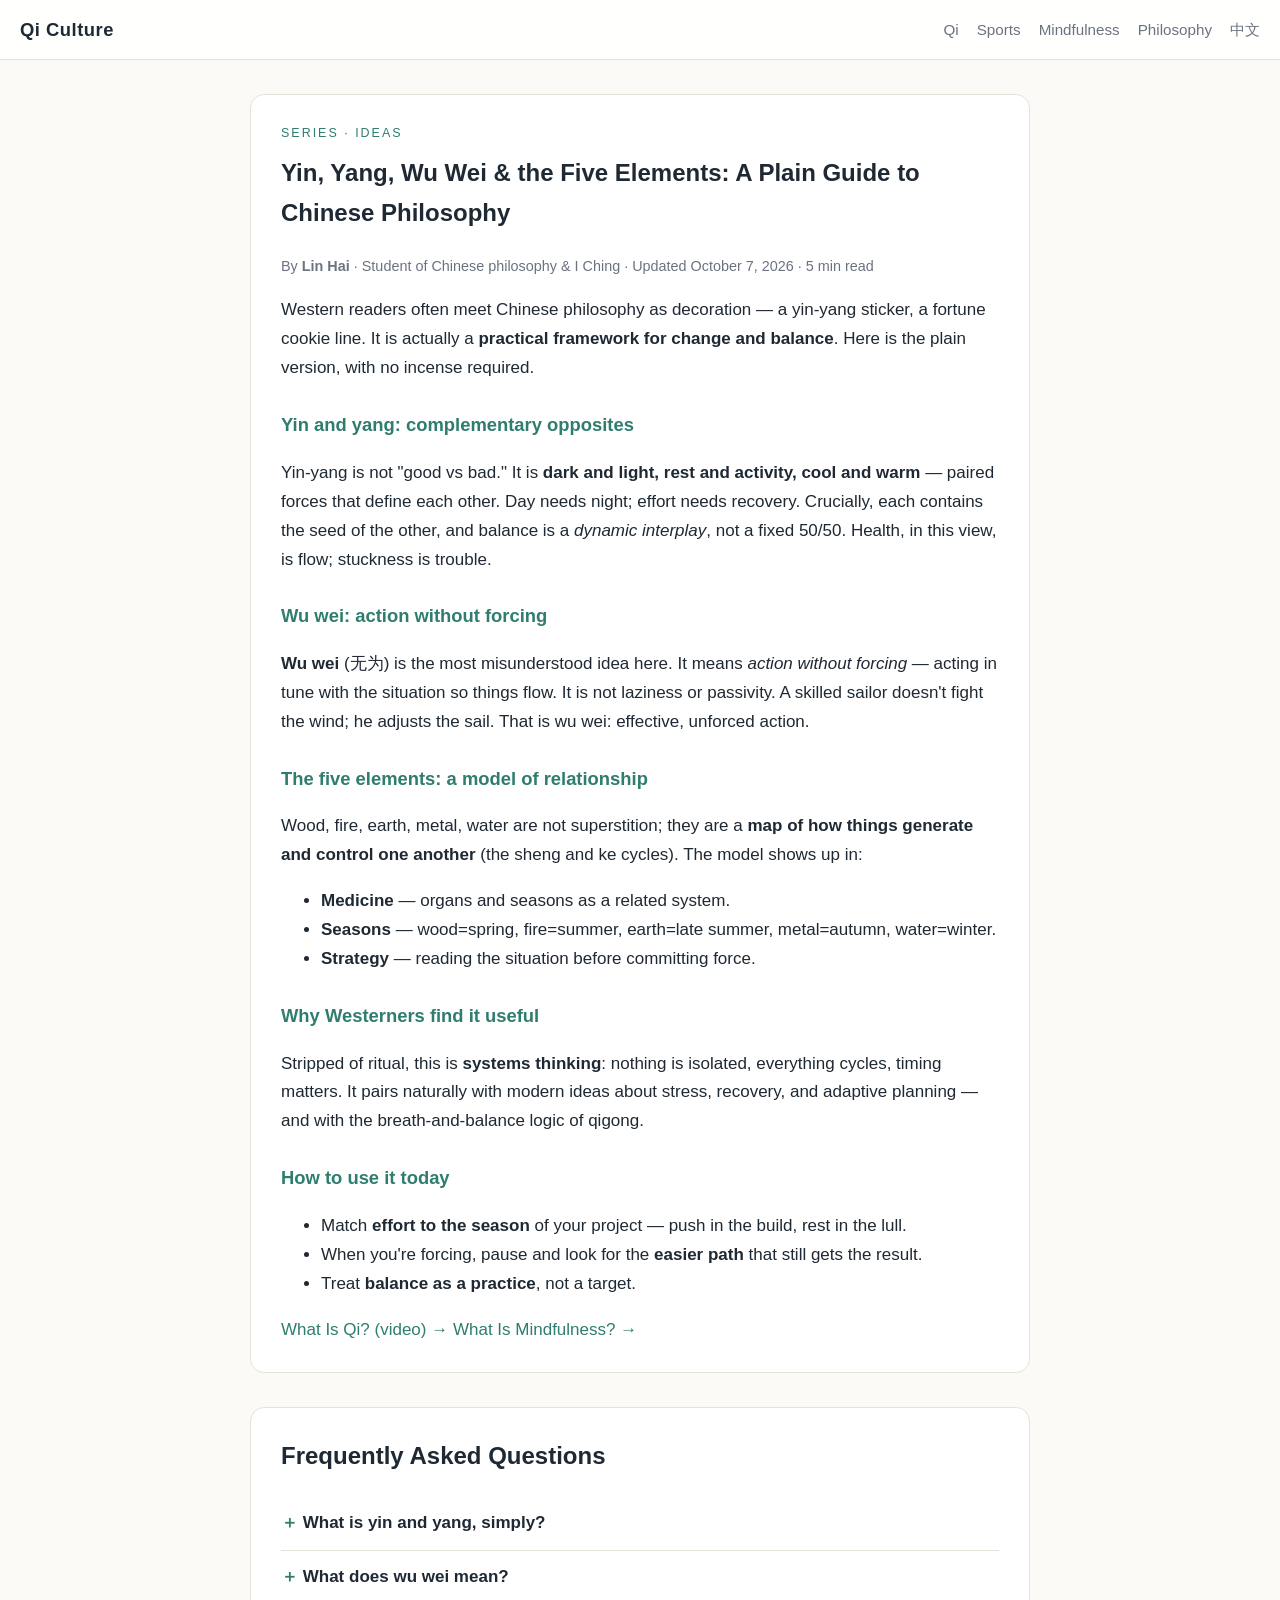
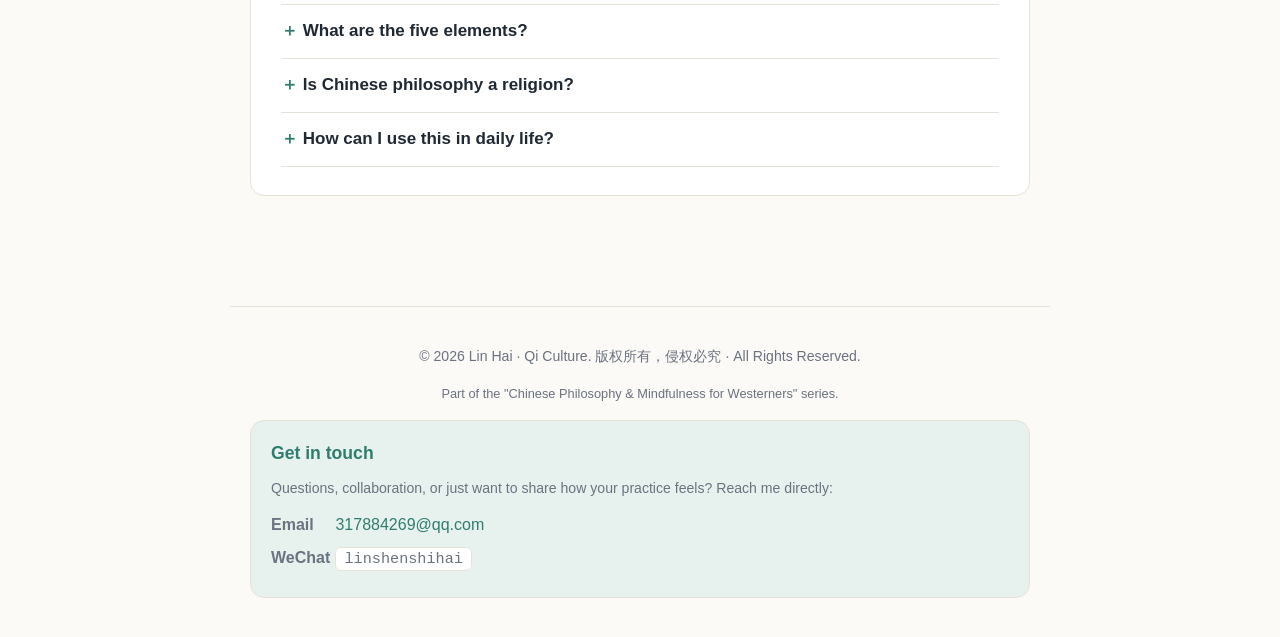
<file: philosophy.html>
<!DOCTYPE html>
<html lang="en">
<head>
  <meta charset="UTF-8" />
  <meta name="viewport" content="width=device-width, initial-scale=1.0" />

  <link rel="canonical" href="https://linhai1973.github.io/qi-culture/philosophy.html" />
  <title>Yin, Yang, Wu Wei &amp; the Five Elements: A Plain Guide to Chinese Philosophy | Qi Culture</title>
  <meta name="description" content="Yin-yang, wu wei (non-forcing), and the five elements explained plainly — the framework behind Chinese medicine, strategy, and daily life." />
  <meta name="keywords" content="what is yin yang, what is wu wei, five elements chinese philosophy, taoism explained, yin yang examples, chinese philosophy for beginners" />
  <meta name="author" content="Lin Hai" />
  <meta name="robots" content="index, follow, max-image-preview:large" />
  <link rel="alternate" hreflang="en" href="https://linhai1973.github.io/qi-culture/philosophy.html" />
  <link rel="alternate" hreflang="zh" href="https://linhai1973.github.io/qi-culture/zh/" />
  <link rel="alternate" hreflang="x-default" href="https://linhai1973.github.io/qi-culture/" />

  <meta property="og:type" content="article" />
  <meta property="og:title" content="Yin, Yang, Wu Wei & the Five Elements: A Plain Guide" />
  <meta property="og:description" content="The practical framework behind Chinese medicine, strategy, and daily life — explained without mysticism." />
  <meta property="og:url" content="https://linhai1973.github.io/qi-culture/philosophy.html" />
  <meta name="twitter:card" content="summary_large_image" />

  <link rel="stylesheet" href="assets/style.css" />
  <link rel="icon" href="assets/poster.png" type="image/png" />

  <script type="application/ld+json">
  {
    "@context": "https://schema.org",
    "@type": "Article",
    "headline": "Yin, Yang, Wu Wei & the Five Elements: A Plain Guide to Chinese Philosophy",
    "description": "Yin-yang, wu wei, and the five elements explained plainly as a practical framework.",
    "datePublished": "2026-10-07",
    "dateModified": "2026-10-07",
    "inLanguage": "en",
    "author": { "@type": "Person", "name": "Lin Hai", "jobTitle": "Multimedia journalist & mindfulness practitioner", "description": "Student of Chinese philosophy, I Ching, and qigong; explains Eastern ideas in plain language for Western audiences.", "url": "https://linhai1973.github.io/qi-culture/" },
    "publisher": { "@type": "Organization", "name": "Qi Culture" },
    "mainEntityOfPage": { "@type": "WebPage", "@id": "https://linhai1973.github.io/qi-culture/philosophy.html" },
    "articleBody": "Yin and yang are complementary opposites, not good versus bad; each contains the seed of the other. Wu wei is action without forcing, not laziness. The five elements (wood, fire, earth, metal, water) are a model of relationship and cycle, used in medicine, seasons, and strategy. This is systems thinking, not religion. In daily life it shows up as balance, timing, and working with context rather than against it."
  }
  </script>
  <script type="application/ld+json">
  {
    "@context": "https://schema.org",
    "@type": "FAQPage",
    "mainEntity": [
      { "@type": "Question", "name": "What is yin and yang, simply?", "acceptedAnswer": { "@type": "Answer", "text": "Yin and yang are complementary opposites — dark and light, rest and activity, cool and warm. They are not good vs bad; each contains the seed of the other, and health or balance is their dynamic interplay." } },
      { "@type": "Question", "name": "What does wu wei mean?", "acceptedAnswer": { "@type": "Answer", "text": "Wu wei means action without forcing — acting in tune with the situation so things flow. It is not laziness or doing nothing; it is effective, unforced action." } },
      { "@type": "Question", "name": "What are the five elements?", "acceptedAnswer": { "@type": "Answer", "text": "Wood, fire, earth, metal, and water are a model of relationship and cycle (generation and control), used in Chinese medicine, the seasons, and strategy to map how things interact and shift." } },
      { "@type": "Question", "name": "Is Chinese philosophy a religion?", "acceptedAnswer": { "@type": "Answer", "text": "No. Yin-yang, wu wei, and the five elements are frameworks for understanding change and balance. Many people use them alongside any religion or none." } },
      { "@type": "Question", "name": "How can I use this in daily life?", "acceptedAnswer": { "@type": "Answer", "text": "As a habit of balance and timing: match effort to the season, rest to recover, and work with context rather than against it. Notice when you are forcing, and look for the easier path that still gets the result." } }
    ]
  }
  </script>
  <script type="application/ld+json">
  { "@context": "https://schema.org", "@type": "Person", "name": "Lin Hai", "jobTitle": "Multimedia journalist & mindfulness practitioner", "url": "https://linhai1973.github.io/qi-culture/", "email": "mailto:317884269@qq.com", "sameAs": ["https://www.youtube.com/@QiCulture", "https://x.com/QiCulture"] }
  </script>
</head>
<body>
  <header class="site-header">
    <a class="brand" href="./">Qi Culture</a>
    <nav>
      <a href="./">Qi</a>
      <a href="sports.html">Sports</a>
      <a href="mindfulness.html">Mindfulness</a>
      <a href="philosophy.html">Philosophy</a>
      <a href="zh/">中文</a>
    </nav>
  </header>

  <main>
    <article class="guide">
      <p class="eyebrow">Series · Ideas</p>
      <h2>Yin, Yang, Wu Wei &amp; the Five Elements: A Plain Guide to Chinese Philosophy</h2>
      <p class="byline">By <strong>Lin Hai</strong> · Student of Chinese philosophy &amp; I Ching · Updated October 7, 2026 · 5 min read</p>

      <p>Western readers often meet Chinese philosophy as decoration — a yin-yang sticker, a fortune cookie line. It is actually a <strong>practical framework for change and balance</strong>. Here is the plain version, with no incense required.</p>

      <h3>Yin and yang: complementary opposites</h3>
      <p>Yin-yang is not "good vs bad." It is <strong>dark and light, rest and activity, cool and warm</strong> — paired forces that define each other. Day needs night; effort needs recovery. Crucially, each contains the seed of the other, and balance is a <em>dynamic interplay</em>, not a fixed 50/50. Health, in this view, is flow; stuckness is trouble.</p>

      <h3>Wu wei: action without forcing</h3>
      <p><strong>Wu wei</strong> (无为) is the most misunderstood idea here. It means <em>action without forcing</em> — acting in tune with the situation so things flow. It is not laziness or passivity. A skilled sailor doesn't fight the wind; he adjusts the sail. That is wu wei: effective, unforced action.</p>

      <h3>The five elements: a model of relationship</h3>
      <p>Wood, fire, earth, metal, water are not superstition; they are a <strong>map of how things generate and control one another</strong> (the sheng and ke cycles). The model shows up in:
        <ul>
          <li><strong>Medicine</strong> — organs and seasons as a related system.</li>
          <li><strong>Seasons</strong> — wood=spring, fire=summer, earth=late summer, metal=autumn, water=winter.</li>
          <li><strong>Strategy</strong> — reading the situation before committing force.</li>
        </ul>
      </p>

      <h3>Why Westerners find it useful</h3>
      <p>Stripped of ritual, this is <strong>systems thinking</strong>: nothing is isolated, everything cycles, timing matters. It pairs naturally with modern ideas about stress, recovery, and adaptive planning — and with the breath-and-balance logic of qigong.</p>

      <h3>How to use it today</h3>
      <ul>
        <li>Match <strong>effort to the season</strong> of your project — push in the build, rest in the lull.</li>
        <li>When you're forcing, pause and look for the <strong>easier path</strong> that still gets the result.</li>
        <li>Treat <strong>balance as a practice</strong>, not a target.</li>
      </ul>

      <nav class="series">
        <a href="./">What Is Qi? (video) →</a>
        <a href="mindfulness.html">What Is Mindfulness? →</a>
      </nav>
    </article>

    <section class="faq">
      <h2>Frequently Asked Questions</h2>
      <div class="faq-list">
        <details><summary>What is yin and yang, simply?</summary><p>Yin and yang are complementary opposites — dark and light, rest and activity, cool and warm. They are not good vs bad; each contains the seed of the other, and health or balance is their dynamic interplay.</p></details>
        <details><summary>What does wu wei mean?</summary><p>Wu wei means action without forcing — acting in tune with the situation so things flow. It is not laziness or doing nothing; it is effective, unforced action.</p></details>
        <details><summary>What are the five elements?</summary><p>Wood, fire, earth, metal, and water are a model of relationship and cycle (generation and control), used in Chinese medicine, the seasons, and strategy to map how things interact and shift.</p></details>
        <details><summary>Is Chinese philosophy a religion?</summary><p>No. Yin-yang, wu wei, and the five elements are frameworks for understanding change and balance. Many people use them alongside any religion or none.</p></details>
        <details><summary>How can I use this in daily life?</summary><p>As a habit of balance and timing: match effort to the season, rest to recover, and work with context rather than against it. Notice when you are forcing, and look for the easier path that still gets the result.</p></details>
      </div>
    </section>
  </main>

  <footer class="site-footer">
    <p>© 2026 Lin Hai · Qi Culture. 版权所有，侵权必究 · All Rights Reserved.</p>
    <p class="muted">Part of the "Chinese Philosophy &amp; Mindfulness for Westerners" series.</p>
    <div class="contact">
      <h3>Get in touch</h3>
      <p>Questions, collaboration, or just want to share how your practice feels? Reach me directly:</p>
      <ul>
        <li><span class="label">Email</span> <a href="mailto:317884269@qq.com">317884269@qq.com</a></li>
        <li><span class="label">WeChat</span> <code>linshenshihai</code></li>
      </ul>
    </div>
  </footer>
</body>
</html>
</file>
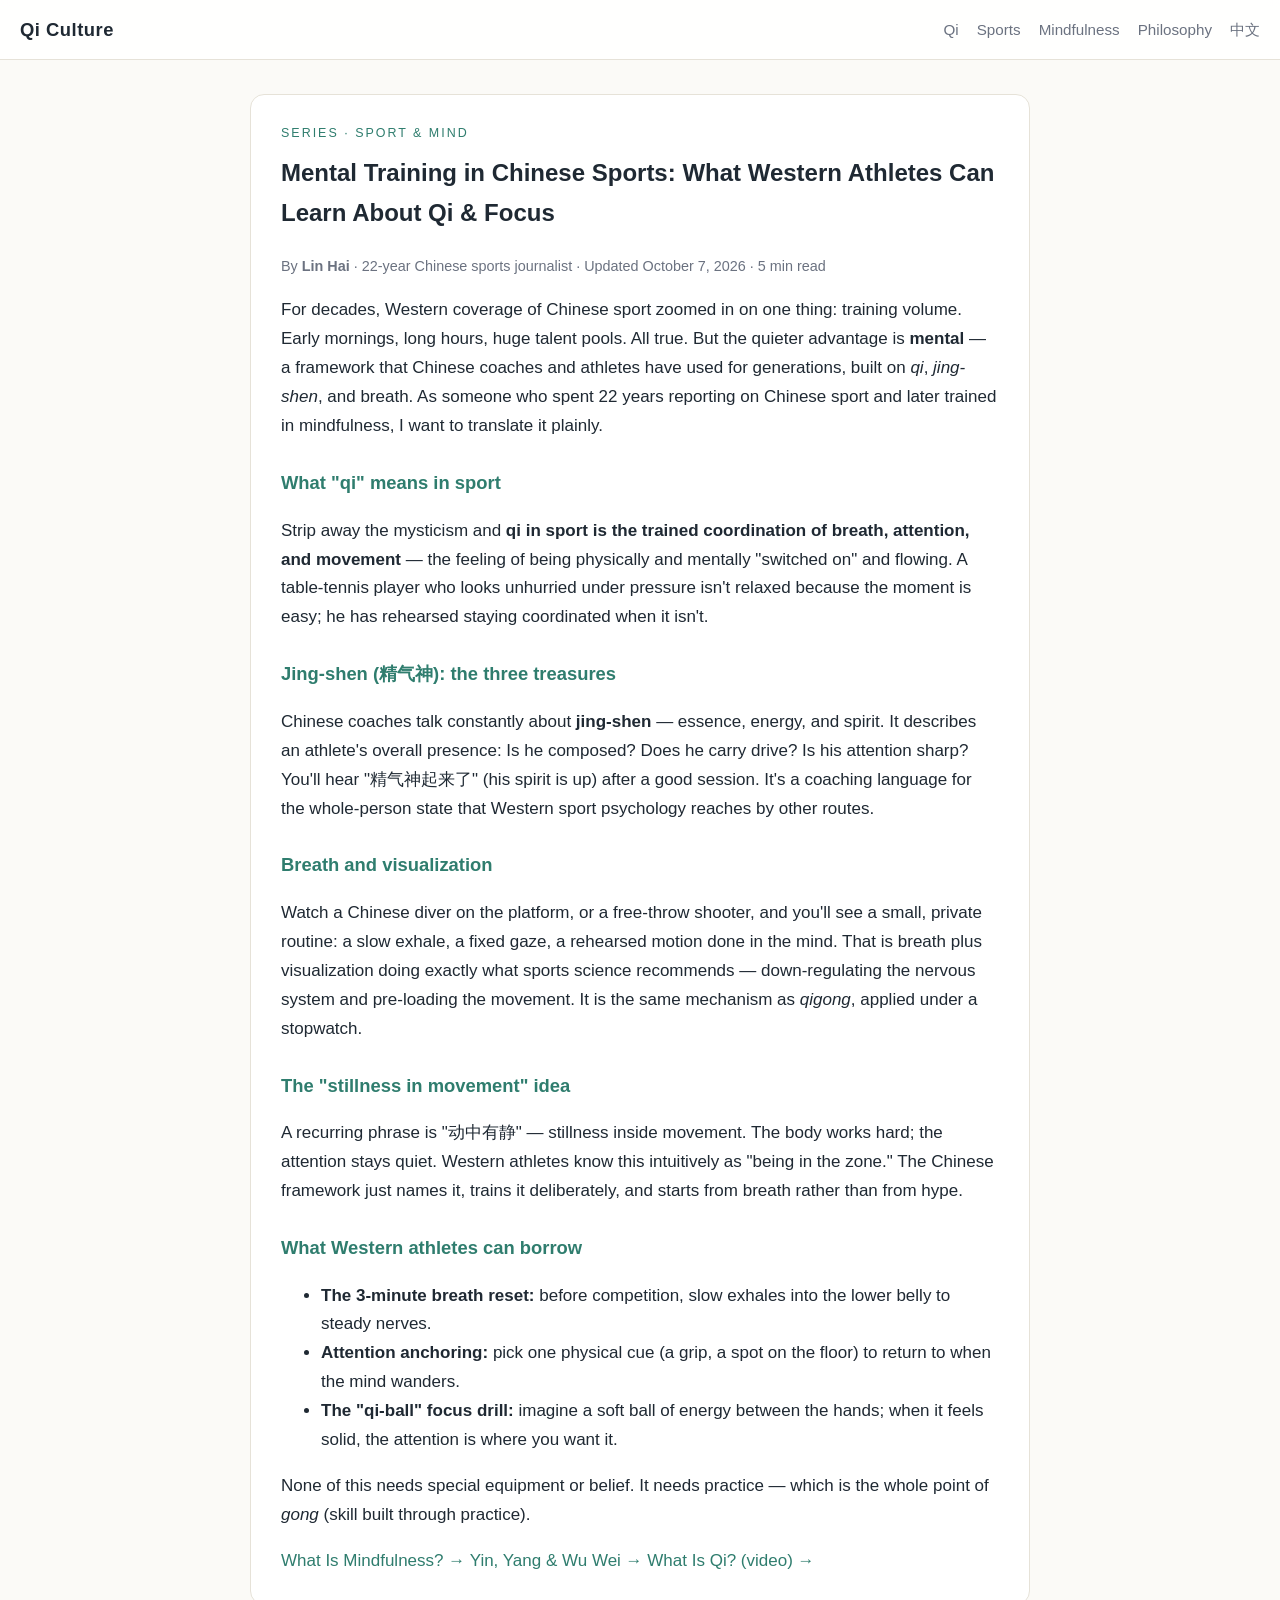
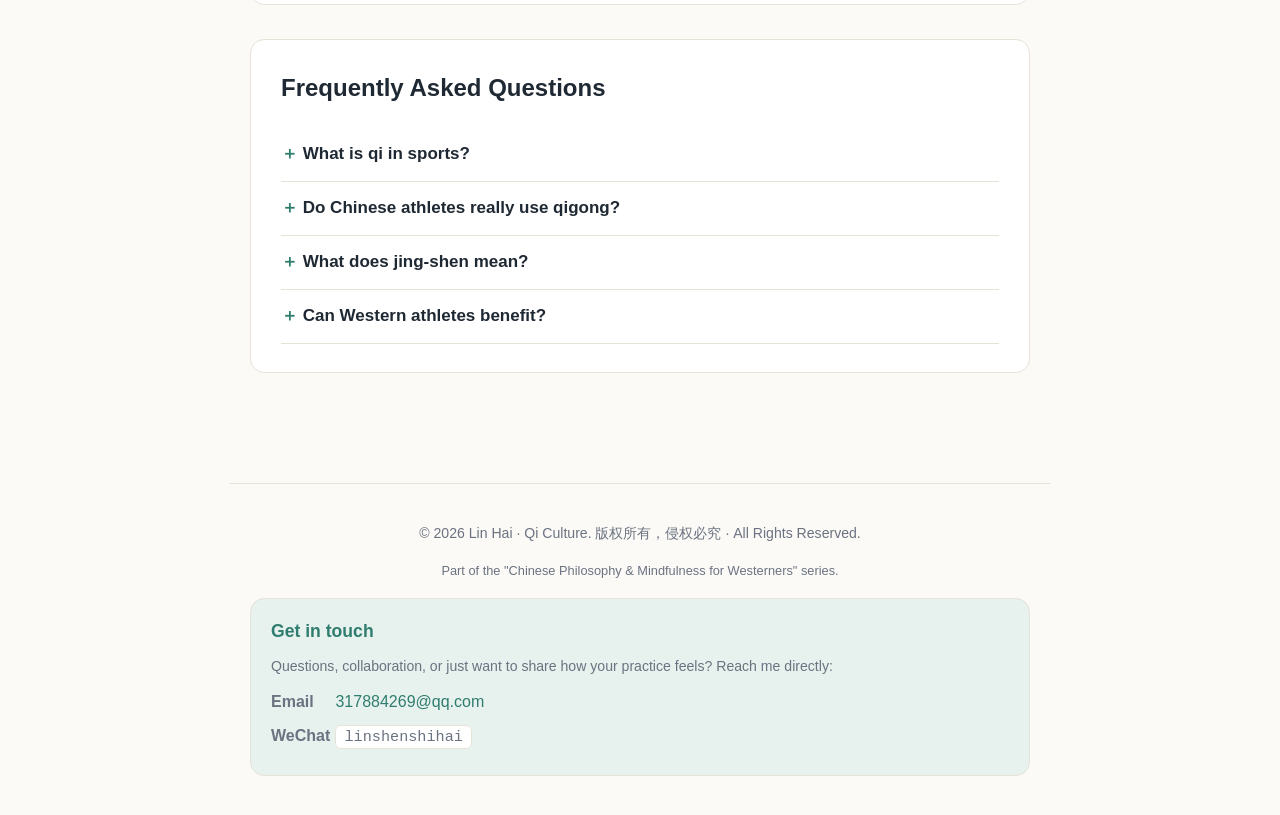
<file: sports.html>
<!DOCTYPE html>
<html lang="en">
<head>
  <meta charset="UTF-8" />
  <meta name="viewport" content="width=device-width, initial-scale=1.0" />

  <link rel="canonical" href="https://linhai1973.github.io/qi-culture/sports.html" />
  <title>Mental Training in Chinese Sports: What Western Athletes Can Learn About Qi &amp; Focus | Qi Culture</title>
  <meta name="description" content="How Chinese athletes use qi (vital energy), jing-shen, breath, and visualization for mental toughness — explained plainly by a 22-year Chinese sports journalist." />
  <meta name="keywords" content="qi in sports, chinese mental training, mental toughness chinese athletes, jing shen, sports psychology china, breath visualization" />
  <meta name="author" content="Lin Hai" />
  <meta name="robots" content="index, follow, max-image-preview:large" />
  <link rel="alternate" hreflang="en" href="https://linhai1973.github.io/qi-culture/sports.html" />
  <link rel="alternate" hreflang="zh" href="https://linhai1973.github.io/qi-culture/zh/" />
  <link rel="alternate" hreflang="x-default" href="https://linhai1973.github.io/qi-culture/" />

  <meta property="og:type" content="article" />
  <meta property="og:title" content="Mental Training in Chinese Sports: What Western Athletes Can Learn" />
  <meta property="og:description" content="Qi, jing-shen, breath, and visualization — the quieter advantage in Chinese sport, explained by a 22-year sports journalist." />
  <meta property="og:url" content="https://linhai1973.github.io/qi-culture/sports.html" />
  <meta name="twitter:card" content="summary_large_image" />

  <link rel="stylesheet" href="assets/style.css" />
  <link rel="icon" href="assets/poster.png" type="image/png" />

  <script type="application/ld+json">
  {
    "@context": "https://schema.org",
    "@type": "Article",
    "headline": "Mental Training in Chinese Sports: What Western Athletes Can Learn About Qi & Focus",
    "description": "How Chinese athletes use qi, jing-shen, breath, and visualization for mental toughness.",
    "datePublished": "2026-10-07",
    "dateModified": "2026-10-07",
    "inLanguage": "en",
    "author": { "@type": "Person", "name": "Lin Hai", "jobTitle": "Multimedia journalist & mindfulness practitioner", "description": "22-year Chinese sports reporter; national advanced individual in mass sport (2021); trained in mindfulness and MBSR.", "url": "https://linhai1973.github.io/qi-culture/" },
    "publisher": { "@type": "Organization", "name": "Qi Culture" },
    "mainEntityOfPage": { "@type": "WebPage", "@id": "https://linhai1973.github.io/qi-culture/sports.html" },
    "articleBody": "For decades Western coverage of Chinese sport focused on training volume. The quieter advantage is mental: a framework of qi, jing-shen (essence, energy, spirit), and breath. In sport, qi is the trained coordination of breath, attention, and movement. Jing-shen is the three treasures coaches talk about. Breath and visualization appear in pre-dive routines and free-throw calm. Western athletes can borrow a 3-minute breath reset, attention anchoring, and a qi-ball focus drill."
  }
  </script>
  <script type="application/ld+json">
  {
    "@context": "https://schema.org",
    "@type": "FAQPage",
    "mainEntity": [
      { "@type": "Question", "name": "What is qi in sports?", "acceptedAnswer": { "@type": "Answer", "text": "In sport, qi is not mystical. It is the trained coordination of breath, attention, and movement — the feeling of being physically and mentally 'switched on' and flowing." } },
      { "@type": "Question", "name": "Do Chinese athletes really use qigong?", "acceptedAnswer": { "@type": "Answer", "text": "Many use qigong-style breath and stillness drills, especially in precision sports like diving, archery, and table tennis, to steady nerves before competition." } },
      { "@type": "Question", "name": "What does jing-shen mean?", "acceptedAnswer": { "@type": "Answer", "text": "Jing-shen (精气神) means essence, energy, and spirit — the three treasures. Coaches use it to describe an athlete's overall presence, drive, and composure." } },
      { "@type": "Question", "name": "Can Western athletes benefit?", "acceptedAnswer": { "@type": "Answer", "text": "Yes. A 3-minute breath reset, attention anchoring, and a simple focus drill before performance are easy to adopt and need no special equipment." } }
    ]
  }
  </script>
  <script type="application/ld+json">
  { "@context": "https://schema.org", "@type": "Person", "name": "Lin Hai", "jobTitle": "Multimedia journalist & mindfulness practitioner", "url": "https://linhai1973.github.io/qi-culture/", "email": "mailto:317884269@qq.com", "sameAs": ["https://www.youtube.com/@QiCulture", "https://x.com/QiCulture"] }
  </script>
</head>
<body>
  <header class="site-header">
    <a class="brand" href="./">Qi Culture</a>
    <nav>
      <a href="./">Qi</a>
      <a href="sports.html">Sports</a>
      <a href="mindfulness.html">Mindfulness</a>
      <a href="philosophy.html">Philosophy</a>
      <a href="zh/">中文</a>
    </nav>
  </header>

  <main>
    <article class="guide">
      <p class="eyebrow">Series · Sport &amp; Mind</p>
      <h2>Mental Training in Chinese Sports: What Western Athletes Can Learn About Qi &amp; Focus</h2>
      <p class="byline">By <strong>Lin Hai</strong> · 22-year Chinese sports journalist · Updated October 7, 2026 · 5 min read</p>

      <p>For decades, Western coverage of Chinese sport zoomed in on one thing: training volume. Early mornings, long hours, huge talent pools. All true. But the quieter advantage is <strong>mental</strong> — a framework that Chinese coaches and athletes have used for generations, built on <em>qi</em>, <em>jing-shen</em>, and breath. As someone who spent 22 years reporting on Chinese sport and later trained in mindfulness, I want to translate it plainly.</p>

      <h3>What "qi" means in sport</h3>
      <p>Strip away the mysticism and <strong>qi in sport is the trained coordination of breath, attention, and movement</strong> — the feeling of being physically and mentally "switched on" and flowing. A table-tennis player who looks unhurried under pressure isn't relaxed because the moment is easy; he has rehearsed staying coordinated when it isn't.</p>

      <h3>Jing-shen (精气神): the three treasures</h3>
      <p>Chinese coaches talk constantly about <strong>jing-shen</strong> — essence, energy, and spirit. It describes an athlete's overall presence: Is he composed? Does he carry drive? Is his attention sharp? You'll hear "精气神起来了" (his spirit is up) after a good session. It's a coaching language for the whole-person state that Western sport psychology reaches by other routes.</p>

      <h3>Breath and visualization</h3>
      <p>Watch a Chinese diver on the platform, or a free-throw shooter, and you'll see a small, private routine: a slow exhale, a fixed gaze, a rehearsed motion done in the mind. That is breath plus visualization doing exactly what sports science recommends — down-regulating the nervous system and pre-loading the movement. It is the same mechanism as <em>qigong</em>, applied under a stopwatch.</p>

      <h3>The "stillness in movement" idea</h3>
      <p>A recurring phrase is "动中有静" — stillness inside movement. The body works hard; the attention stays quiet. Western athletes know this intuitively as "being in the zone." The Chinese framework just names it, trains it deliberately, and starts from breath rather than from hype.</p>

      <h3>What Western athletes can borrow</h3>
      <ul>
        <li><strong>The 3-minute breath reset:</strong> before competition, slow exhales into the lower belly to steady nerves.</li>
        <li><strong>Attention anchoring:</strong> pick one physical cue (a grip, a spot on the floor) to return to when the mind wanders.</li>
        <li><strong>The "qi-ball" focus drill:</strong> imagine a soft ball of energy between the hands; when it feels solid, the attention is where you want it.</li>
      </ul>
      <p>None of this needs special equipment or belief. It needs practice — which is the whole point of <em>gong</em> (skill built through practice).</p>

      <nav class="series">
        <a href="mindfulness.html">What Is Mindfulness? →</a>
        <a href="philosophy.html">Yin, Yang &amp; Wu Wei →</a>
        <a href="./">What Is Qi? (video) →</a>
      </nav>
    </article>

    <section class="faq">
      <h2>Frequently Asked Questions</h2>
      <div class="faq-list">
        <details><summary>What is qi in sports?</summary><p>In sport, qi is not mystical. It is the trained coordination of breath, attention, and movement — the feeling of being physically and mentally "switched on" and flowing.</p></details>
        <details><summary>Do Chinese athletes really use qigong?</summary><p>Many use qigong-style breath and stillness drills, especially in precision sports like diving, archery, and table tennis, to steady nerves before competition.</p></details>
        <details><summary>What does jing-shen mean?</summary><p>Jing-shen (精气神) means essence, energy, and spirit — the three treasures. Coaches use it to describe an athlete's overall presence, drive, and composure.</p></details>
        <details><summary>Can Western athletes benefit?</summary><p>Yes. A 3-minute breath reset, attention anchoring, and a simple focus drill before performance are easy to adopt and need no special equipment.</p></details>
      </div>
    </section>
  </main>

  <footer class="site-footer">
    <p>© 2026 Lin Hai · Qi Culture. 版权所有，侵权必究 · All Rights Reserved.</p>
    <p class="muted">Part of the "Chinese Philosophy &amp; Mindfulness for Westerners" series.</p>
    <div class="contact">
      <h3>Get in touch</h3>
      <p>Questions, collaboration, or just want to share how your practice feels? Reach me directly:</p>
      <ul>
        <li><span class="label">Email</span> <a href="mailto:317884269@qq.com">317884269@qq.com</a></li>
        <li><span class="label">WeChat</span> <code>linshenshihai</code></li>
      </ul>
    </div>
  </footer>
</body>
</html>
</file>
<file: assets/style.css>
:root {
  --bg: #fbfaf7;
  --surface: #ffffff;
  --ink: #1f2933;
  --muted: #6b7280;
  --accent: #2f7d6e;       /* calm jade */
  --accent-soft: #e7f1ee;
  --line: #e6e2d8;
  --max: 820px;
  --radius: 14px;
}

* { box-sizing: border-box; }

html { scroll-behavior: smooth; }

body {
  margin: 0;
  font-family: -apple-system, BlinkMacSystemFont, "Segoe UI", "Noto Sans SC", Roboto, Helvetica, Arial, sans-serif;
  color: var(--ink);
  background: var(--bg);
  line-height: 1.7;
  font-size: 17px;
}

a { color: var(--accent); text-decoration: none; }
a:hover { text-decoration: underline; }

/* Header */
.site-header {
  display: flex;
  align-items: center;
  justify-content: space-between;
  gap: 16px;
  padding: 14px 20px;
  border-bottom: 1px solid var(--line);
  background: rgba(255,255,255,0.85);
  backdrop-filter: blur(6px);
  position: sticky;
  top: 0;
  z-index: 10;
  flex-wrap: wrap;
}
.brand {
  font-weight: 700;
  font-size: 1.15rem;
  color: var(--ink);
  letter-spacing: 0.5px;
}
.site-header nav { display: flex; gap: 18px; flex-wrap: wrap; }
.site-header nav a { color: var(--muted); font-size: 0.95rem; }

/* Layout */
main {
  max-width: var(--max);
  margin: 0 auto;
  padding: 0 20px 60px;
}

.hero { padding: 40px 0 10px; text-align: center; }
.eyebrow {
  text-transform: uppercase;
  letter-spacing: 2px;
  font-size: 0.78rem;
  color: var(--accent);
  margin: 0 0 8px;
}
.hero h1 {
  font-size: clamp(1.7rem, 4vw, 2.4rem);
  line-height: 1.25;
  margin: 0 0 12px;
}
.lede { color: var(--muted); font-size: 1.05rem; margin: 0 auto 24px; max-width: 640px; }

.video-wrap {
  position: relative;
  width: 100%;
  aspect-ratio: 16 / 9;
  background: #000;
  border-radius: var(--radius);
  overflow: hidden;
  box-shadow: 0 12px 40px rgba(0,0,0,0.12);
}
.video-wrap video { width: 100%; height: 100%; display: block; object-fit: cover; }
.note { color: var(--muted); font-size: 0.85rem; margin-top: 10px; }

/* Article */
.guide, .transcript, .faq, .about {
  background: var(--surface);
  border: 1px solid var(--line);
  border-radius: var(--radius);
  padding: 28px 30px;
  margin-top: 34px;
}
.guide h2, .transcript h2, .faq h2, .about h2 {
  margin-top: 0;
  font-size: 1.5rem;
}
.guide h3 {
  margin-top: 26px;
  font-size: 1.15rem;
  color: var(--accent);
}
.byline { color: var(--muted); font-size: 0.9rem; margin-bottom: 18px; }

/* Transcript */
.transcript-body p { margin: 0 0 14px; }
.transcript-body strong { color: var(--ink); }

/* FAQ */
.faq-list details {
  border-bottom: 1px solid var(--line);
  padding: 12px 0;
}
.faq-list summary {
  cursor: pointer;
  font-weight: 600;
  list-style: none;
}
.faq-list summary::-webkit-details-marker { display: none; }
.faq-list summary::before { content: "＋ "; color: var(--accent); }
.faq-list details[open] summary::before { content: "－ "; }
.faq-list p { margin: 10px 0 0; color: var(--ink); }

/* About / footer */
.about p { margin: 0 0 12px; }
.site-footer {
  max-width: var(--max);
  margin: 50px auto 0;
  padding: 24px 20px 40px;
  border-top: 1px solid var(--line);
  text-align: center;
  color: var(--muted);
  font-size: 0.88rem;
}
.site-footer .muted { font-size: 0.8rem; }

/* Contact block (About / footer) */
.contact {
  margin-top: 18px;
  padding: 18px 20px;
  background: var(--accent-soft);
  border: 1px solid var(--line);
  border-radius: var(--radius);
  text-align: left;
}
.contact h3 { margin: 0 0 8px; font-size: 1.1rem; color: var(--accent); }
.contact p { margin: 0 0 10px; }
.contact ul { list-style: none; margin: 0; padding: 0; }
.contact li { margin: 6px 0; font-size: 1rem; }
.contact .label { display: inline-block; min-width: 60px; font-weight: 600; color: var(--muted); }
.contact code { background: #fff; border: 1px solid var(--line); padding: 2px 8px; border-radius: 6px; font-size: 0.95rem; }
.site-footer .contact { margin-top: 16px; }

@media (max-width: 560px) {
  body { font-size: 16px; }
  .guide, .transcript, .faq, .about { padding: 22px 18px; }
}
</file>
